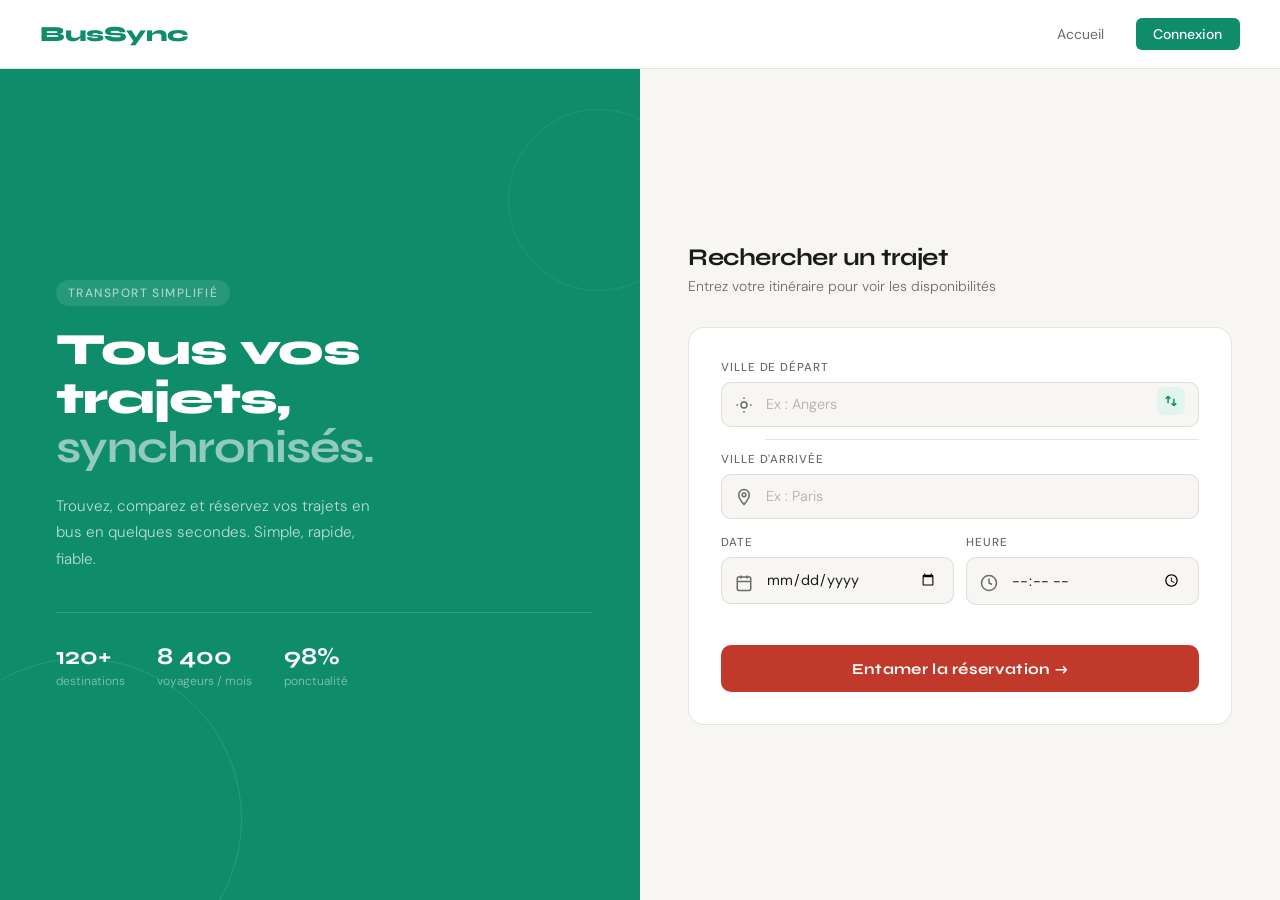
<file: frontend/index.html>
<!DOCTYPE html>
<html lang="fr">
<head>
<meta charset="UTF-8" />
<meta name="viewport" content="width=device-width, initial-scale=1.0" />
<title>BusSync</title>
<link href="https://fonts.googleapis.com/css2?family=Syne:wght@400;600;700;800&family=DM+Sans:ital,wght@0,300;0,400;0,500;1,300&display=swap" rel="stylesheet" />
<style>
:root {
  --teal: #0F8C6A;
  --teal-light: #E1F5EE;
  --teal-dark: #085041;
  --red: #C0392B;
  --red-hover: #A93226;
  --bg: #F7F6F2;
  --white: #FFFFFF;
  --text: #1A1A1A;
  --muted: #6B6B6B;
  --border: rgba(0,0,0,0.10);
}

* { margin: 0; padding: 0; box-sizing: border-box; }

body {
  font-family: 'DM Sans', sans-serif;
  background: var(--bg);
  color: var(--text);
  min-height: 100vh;
}

/* PAGES */
.page { display: none; min-height: 100vh; flex-direction: column; }
.page.active { display: flex; flex-direction: column; }

/* NAV */
nav {
  display: flex;
  align-items: center;
  justify-content: space-between;
  padding: 1.1rem 2.5rem;
  background: var(--white);
  border-bottom: 1px solid var(--border);
  position: sticky;
  top: 0;
  z-index: 10;
  flex-shrink: 0;
}

nav.dark {
  background: var(--teal);
  border-bottom: 1px solid rgba(255,255,255,0.12);
}

.logo {
  font-family: 'Syne', sans-serif;
  font-weight: 800;
  font-size: 1.35rem;
  color: var(--teal);
  letter-spacing: -0.5px;
  cursor: pointer;
  background: none;
  border: none;
}

nav.dark .logo { color: white; }

.nav-links {
  display: flex;
  gap: 2rem;
  list-style: none;
  align-items: center;
}

.nav-links a, .nav-links button {
  text-decoration: none;
  font-size: 0.875rem;
  font-weight: 400;
  color: var(--muted);
  transition: color 0.2s;
  background: none;
  border: none;
  cursor: pointer;
  font-family: 'DM Sans', sans-serif;
}

.nav-links a:hover, .nav-links button:hover { color: var(--teal); }

nav.dark .nav-links a,
nav.dark .nav-links button { color: rgba(255,255,255,0.65); }
nav.dark .nav-links a:hover,
nav.dark .nav-links button:hover { color: white; }

.btn-nav {
  background: var(--teal) !important;
  color: var(--white) !important;
  padding: 0.45rem 1.1rem;
  border-radius: 6px;
  font-weight: 500 !important;
  font-size: 0.875rem;
  transition: background 0.2s;
}

.btn-nav:hover { background: var(--teal-dark) !important; }

nav.dark .btn-nav {
  background: rgba(255,255,255,0.15) !important;
  color: white !important;
  border: 1px solid rgba(255,255,255,0.25) !important;
}

nav.dark .btn-nav:hover { background: rgba(255,255,255,0.25) !important; }

.btn-logout {
  background: transparent !important;
  color: var(--red) !important;
  border: 1.5px solid var(--red) !important;
  padding: 0.4rem 1rem;
  border-radius: 6px;
}

.btn-logout:hover { background: var(--red) !important; color: white !important; }

.user-badge { display: flex; align-items: center; gap: 0.5rem; }

.user-avatar {
  width: 32px; height: 32px;
  border-radius: 50%;
  background: var(--teal);
  color: white;
  display: flex; align-items: center; justify-content: center;
  font-family: 'Syne', sans-serif;
  font-weight: 700; font-size: 0.75rem;
}

.user-name { font-size: 0.85rem; font-weight: 500; color: var(--text); }

/* STEPPER */
.stepper {
  background: var(--teal);
  padding: 1.3rem 2.5rem;
  display: flex;
  align-items: center;
  overflow-x: auto;
  flex-shrink: 0;
}

.step-pill {
  display: flex; align-items: center; gap: 0.5rem;
  background: rgba(255,255,255,0.15);
  border: 1.5px solid rgba(255,255,255,0.3);
  border-radius: 99px;
  padding: 0.4rem 1rem;
  flex-shrink: 0;
}

.step-pill.done { background: rgba(255,255,255,0.25); border-color: rgba(255,255,255,0.45); }
.step-pill.active { background: white; border-color: white; }

.step-num {
  width: 20px; height: 20px; border-radius: 50%;
  font-size: 0.7rem; font-weight: 600;
  display: flex; align-items: center; justify-content: center;
  background: rgba(255,255,255,0.2);
  color: white; flex-shrink: 0;
}

.step-pill.done .step-num { background: rgba(255,255,255,0.9); color: var(--teal-dark); }
.step-pill.active .step-num { background: var(--teal); color: white; }

.step-label { font-size: 0.8rem; font-weight: 500; color: rgba(255,255,255,0.65); }
.step-pill.done .step-label { color: rgba(255,255,255,0.9); }
.step-pill.active .step-label { color: var(--teal-dark); font-weight: 600; }

.step-val { font-size: 0.73rem; color: rgba(255,255,255,0.75); margin-left: 0.1rem; }

.arrow {
  flex: 1; height: 1px; background: rgba(255,255,255,0.22);
  margin: 0 1rem; position: relative; min-width: 40px;
}

.arrow::after {
  content: '';
  position: absolute; right: -1px; top: -3px;
  border: 4px solid transparent;
  border-left: 6px solid rgba(255,255,255,0.35);
}

.btn-back {
  display: flex; align-items: center; justify-content: center;
  width: 36px; height: 36px;
  border-radius: 50%;
  border: 1.5px solid rgba(255,255,255,0.3);
  background: rgba(255,255,255,0.1);
  color: white; cursor: pointer;
  transition: background 0.2s;
  flex-shrink: 0; margin-right: 1rem;
}

.btn-back:hover { background: rgba(255,255,255,0.2); }

/* ========== PAGE HOME ========== */
.hero {
  display: grid;
  grid-template-columns: 1fr 1fr;
  flex: 1;
}

.hero-left {
  background: var(--teal);
  padding: 4rem 3rem 4rem 3.5rem;
  display: flex; flex-direction: column; justify-content: center;
  position: relative; overflow: hidden;
}

.hero-left::before {
  content: '';
  position: absolute;
  width: 320px; height: 320px; border-radius: 50%;
  border: 1.5px solid rgba(255,255,255,0.12);
  bottom: -80px; left: -80px;
}

.hero-left::after {
  content: '';
  position: absolute;
  width: 180px; height: 180px; border-radius: 50%;
  border: 1.5px solid rgba(255,255,255,0.08);
  top: 40px; right: -50px;
}

.tagline {
  display: inline-block;
  font-size: 0.75rem; font-weight: 500;
  letter-spacing: 0.12em; text-transform: uppercase;
  color: rgba(255,255,255,0.6);
  margin-bottom: 1.2rem;
  background: rgba(255,255,255,0.1);
  padding: 0.3rem 0.75rem; border-radius: 99px;
  width: fit-content;
}

.hero-title {
  font-family: 'Syne', sans-serif;
  font-size: clamp(2.2rem, 3.5vw, 3.2rem);
  font-weight: 800; color: white;
  line-height: 1.1; letter-spacing: -1px; margin-bottom: 1.25rem;
}

.hero-title span { display: block; color: rgba(255,255,255,0.55); font-weight: 700; }

.hero-desc {
  font-size: 0.95rem; color: rgba(255,255,255,0.7);
  line-height: 1.75; max-width: 340px; font-weight: 300;
}

.stats-row {
  display: flex; gap: 2rem;
  margin-top: 2.5rem; padding-top: 2rem;
  border-top: 1px solid rgba(255,255,255,0.15);
}

.stat-number { font-family: 'Syne', sans-serif; font-size: 1.5rem; font-weight: 700; color: white; line-height: 1; }
.stat-label { font-size: 0.75rem; color: rgba(255,255,255,0.5); margin-top: 0.2rem; font-weight: 300; }

.hero-right {
  padding: 3.5rem 3rem;
  display: flex; flex-direction: column; justify-content: center;
  background: var(--bg);
}

.form-header { margin-bottom: 2rem; }

.form-header h2 {
  font-family: 'Syne', sans-serif;
  font-size: 1.5rem; font-weight: 700;
  letter-spacing: -0.5px; margin-bottom: 0.3rem;
}

.form-header p { font-size: 0.875rem; color: var(--muted); font-weight: 300; }

.search-card {
  background: white; border-radius: 16px;
  padding: 2rem; border: 1px solid var(--border);
}

.input-group { position: relative; margin-bottom: 1rem; }

.input-group label {
  display: block;
  font-size: 0.72rem; font-weight: 500;
  text-transform: uppercase; letter-spacing: 0.08em;
  color: var(--muted); margin-bottom: 0.4rem;
}

.input-group input {
  width: 100%;
  padding: 0.8rem 1rem 0.8rem 2.75rem;
  border: 1px solid var(--border);
  border-radius: 10px;
  font-family: 'DM Sans', sans-serif;
  font-size: 0.9rem; color: var(--text);
  background: var(--bg); outline: none;
  transition: border-color 0.2s, background 0.2s;
}

.input-group input:focus { border-color: var(--teal); background: white; }
.input-group input.error { border-color: var(--red); background: #FFF5F5; }
.input-group input::placeholder { color: #B0B0A8; font-weight: 300; }

.input-icon {
  position: absolute; left: 0.85rem; bottom: 0.82rem;
  width: 18px; height: 18px; color: var(--muted);
}

.row-2 { display: grid; grid-template-columns: 1fr 1fr; gap: 0.75rem; margin-bottom: 1rem; }

.swap-btn {
  position: absolute; right: 0.85rem; bottom: 0.75rem;
  background: var(--teal-light); border: none; border-radius: 6px;
  width: 28px; height: 28px;
  display: flex; align-items: center; justify-content: center;
  cursor: pointer; transition: background 0.2s;
}

.swap-btn:hover { background: #9FE1CB; }

.form-error {
  color: var(--red); font-size: 0.8rem; text-align: center;
  margin-bottom: 0.5rem; display: none;
  padding: 0.5rem; background: #FFF5F5;
  border-radius: 8px; border: 1px solid rgba(192,57,43,0.2);
}

/* ========== PAGE CONNEXION ========== */
.login-wrapper {
  flex: 1; display: flex; align-items: center;
  justify-content: center; padding: 2rem;
  position: relative; background: var(--teal);
}

.login-wrapper::before {
  content: ''; position: absolute;
  width: 400px; height: 400px; border-radius: 50%;
  border: 1.5px solid rgba(255,255,255,0.08);
  top: 10%; left: -100px;
}

.login-wrapper::after {
  content: ''; position: absolute;
  width: 250px; height: 250px; border-radius: 50%;
  border: 1.5px solid rgba(255,255,255,0.06);
  bottom: 5%; right: -50px;
}

.login-card {
  background: white; border-radius: 20px;
  padding: 2.5rem 2.5rem 2rem;
  width: 100%; max-width: 420px;
  position: relative; z-index: 2;
  box-shadow: 0 20px 60px rgba(0,0,0,0.15);
}

.login-header { text-align: center; margin-bottom: 2rem; }

.login-header h1 {
  font-family: 'Syne', sans-serif;
  font-size: 1.6rem; font-weight: 800;
  letter-spacing: -0.5px; margin-bottom: 0.3rem;
}

.login-header p { font-size: 0.85rem; color: var(--muted); font-weight: 300; }

.booking-notice {
  background: var(--teal-light);
  border: 1px solid rgba(15,140,106,0.25);
  border-radius: 10px;
  padding: 0.75rem 1rem;
  margin-bottom: 1.5rem;
  display: flex; align-items: center; gap: 0.6rem;
}

.booking-notice p { font-size: 0.8rem; color: var(--teal-dark); line-height: 1.5; }

.login-input-group { position: relative; margin-bottom: 1.1rem; }

.login-input-group label {
  display: block;
  font-size: 0.72rem; font-weight: 500;
  text-transform: uppercase; letter-spacing: 0.08em;
  color: var(--muted); margin-bottom: 0.4rem;
}

.login-input-group input {
  width: 100%;
  padding: 0.85rem 1rem 0.85rem 2.75rem;
  border: 1px solid var(--border);
  border-radius: 10px;
  font-family: 'DM Sans', sans-serif;
  font-size: 0.9rem; color: var(--text);
  background: var(--bg); outline: none;
  transition: border-color 0.2s;
}

.login-input-group input:focus { border-color: var(--teal); background: white; }
.login-input-group input::placeholder { color: #B0B0A8; font-weight: 300; }

.login-input-group .input-icon {
  position: absolute; left: 0.85rem; bottom: 0.9rem;
  width: 18px; height: 18px; color: var(--muted);
}

.password-toggle {
  position: absolute; right: 0.85rem; bottom: 0.75rem;
  background: none; border: none; cursor: pointer;
  color: var(--muted); padding: 4px; transition: color 0.2s;
}

.password-toggle:hover { color: var(--teal); }

.forgot-link {
  display: block; text-align: right;
  font-size: 0.78rem; color: var(--teal);
  text-decoration: none; margin-bottom: 1.5rem;
  font-weight: 500; cursor: pointer;
}

.divider {
  display: flex; align-items: center;
  margin: 1.5rem 0; gap: 0.75rem;
}

.divider::before, .divider::after {
  content: ''; flex: 1;
  height: 1px; background: var(--border);
}

.divider span { font-size: 0.75rem; color: var(--muted); }

.signup-prompt { text-align: center; font-size: 0.85rem; color: var(--muted); font-weight: 300; }
.signup-prompt a { color: var(--teal); text-decoration: none; font-weight: 600; cursor: pointer; }

/* ========== PAGE PASSAGERS ========== */
.main {
  max-width: 580px;
  margin: 2.5rem auto;
  padding: 0 1.5rem 4rem;
  width: 100%;
}

.section-head { margin-bottom: 1.75rem; }

.section-head h1 {
  font-family: 'Syne', sans-serif;
  font-size: 1.8rem; font-weight: 800;
  letter-spacing: -0.5px; margin-bottom: 0.25rem;
}

.section-head p { font-size: 0.875rem; color: var(--muted); font-weight: 300; }

.card {
  background: white; border: 1px solid var(--border);
  border-radius: 14px; padding: 1.25rem 1.5rem;
  margin-bottom: 0.85rem;
  display: flex; align-items: center; justify-content: space-between;
  transition: border-color 0.2s, box-shadow 0.2s;
}

.card:hover { border-color: rgba(15,140,106,0.3); box-shadow: 0 2px 12px rgba(15,140,106,0.07); }

.pax-type { font-family: 'Syne', sans-serif; font-size: 1rem; font-weight: 700; }
.pax-desc { font-size: 0.78rem; color: var(--muted); font-weight: 300; margin-top: 0.15rem; }

.counter { display: flex; align-items: center; gap: 1rem; }

.cnt-btn {
  width: 42px; height: 42px; border-radius: 50%;
  border: 2px solid var(--teal); background: white;
  cursor: pointer; display: flex; align-items: center; justify-content: center;
  color: var(--teal); font-size: 1.4rem; font-weight: 700;
  font-family: 'Syne', sans-serif;
  transition: background 0.15s, transform 0.1s;
  user-select: none;
}

.cnt-btn:hover { background: var(--teal); color: white; }
.cnt-btn:active { transform: scale(0.9); }
.cnt-btn:disabled { border-color: #D0CFC8; color: #D0CFC8; cursor: not-allowed; background: white; }
.cnt-btn:disabled:hover { background: white; color: #D0CFC8; }

.cnt-val {
  font-family: 'Syne', sans-serif;
  font-size: 1.5rem; font-weight: 800;
  min-width: 30px; text-align: center;
}

.notice {
  display: flex; gap: 0.6rem;
  margin-top: 0.25rem; padding: 0.85rem 1rem;
  background: var(--teal-light); border-radius: 10px;
  border-left: 3px solid var(--teal);
}

.notice p { font-size: 0.8rem; color: var(--teal-dark); line-height: 1.6; }

.summary {
  background: white; border: 1px solid var(--border);
  border-radius: 14px; padding: 1.2rem 1.5rem;
  display: flex; align-items: center; justify-content: space-between;
  margin-top: 1.5rem;
}

.summary-label { font-size: 0.8rem; color: var(--muted); margin-bottom: 0.15rem; }
.summary-count { font-family: 'Syne', sans-serif; font-size: 1rem; font-weight: 700; }

/* ========== PAGE SIEGES ========== */
.main-wide {
  max-width: 720px;
  margin: 2.5rem auto;
  padding: 0 1.5rem 4rem;
  width: 100%;
}

.seat-layout { display: grid; grid-template-columns: 1fr 1.8fr; gap: 1.5rem; align-items: start; }

.legend-card {
  background: white; border: 1px solid var(--border);
  border-radius: 14px; padding: 1.25rem 1.5rem;
}

.legend-title { font-family: 'Syne', sans-serif; font-size: 0.9rem; font-weight: 700; margin-bottom: 1rem; }

.legend-item { display: flex; align-items: center; gap: 0.65rem; margin-bottom: 0.75rem; }
.legend-item:last-child { margin-bottom: 0; }

.legend-box { width: 28px; height: 28px; border-radius: 6px; flex-shrink: 0; }
.legend-box.available { background: var(--bg); border: 1.5px solid var(--border); }
.legend-box.taken { background: var(--red); border: 1.5px solid var(--red); }
.legend-box.selected { background: var(--teal); border: 1.5px solid var(--teal); }
.legend-box.driver { background: var(--text); border: 1.5px solid var(--text); }
.legend-text { font-size: 0.8rem; color: var(--muted); }

.bus-card { background: white; border: 1px solid var(--border); border-radius: 14px; padding: 1.5rem; }

.bus-front {
  text-align: center; font-size: 0.7rem; font-weight: 500;
  text-transform: uppercase; letter-spacing: 0.1em; color: var(--muted);
  margin-bottom: 1rem; padding-bottom: 0.75rem;
  border-bottom: 1px solid var(--border);
}

.seat-grid { display: flex; flex-direction: column; gap: 0.5rem; }
.seat-row { display: flex; align-items: center; justify-content: center; gap: 0.5rem; }
.seat-row .aisle { width: 30px; }

.seat {
  width: 42px; height: 42px; border-radius: 8px;
  border: 1.5px solid var(--border); background: var(--bg);
  cursor: pointer; transition: all 0.15s;
  display: flex; align-items: center; justify-content: center;
  font-size: 0.65rem; font-weight: 500; color: var(--muted);
}

.seat:hover:not(.taken):not(.driver) { border-color: var(--teal); background: var(--teal-light); }
.seat.taken { background: var(--red); border-color: var(--red); cursor: not-allowed; color: rgba(255,255,255,0.6); }
.seat.selected { background: var(--teal); border-color: var(--teal); color: white; font-weight: 700; transform: scale(1.05); box-shadow: 0 2px 8px rgba(15,140,106,0.3); }
.seat.driver { background: var(--text); border-color: var(--text); cursor: default; color: rgba(255,255,255,0.5); font-size: 0.6rem; }

.bottom-bar {
  background: white; border: 1px solid var(--border);
  border-radius: 14px; padding: 1.2rem 1.5rem;
  display: flex; align-items: center; justify-content: space-between;
  margin-top: 1.5rem;
}

.selection-info { font-size: 0.8rem; color: var(--muted); }
.selection-info strong { font-family: 'Syne', sans-serif; font-size: 1rem; font-weight: 700; color: var(--text); display: block; margin-top: 0.15rem; }

/* BOUTONS COMMUNS */
.btn-primary {
  padding: 0.9rem;
  background: var(--red); color: white;
  border: none; border-radius: 10px;
  font-family: 'Syne', sans-serif;
  font-size: 0.95rem; font-weight: 700;
  cursor: pointer; letter-spacing: 0.02em;
  transition: background 0.2s, transform 0.1s;
}

.btn-primary:hover { background: var(--red-hover); }
.btn-primary:active { transform: scale(0.99); }
.btn-primary.full { width: 100%; margin-top: 0.5rem; }

.btn-continue {
  padding: 0.8rem 1.75rem;
  background: var(--red); color: white;
  border: none; border-radius: 8px;
  font-family: 'Syne', sans-serif;
  font-size: 0.9rem; font-weight: 700;
  cursor: pointer;
  transition: background 0.2s, transform 0.1s;
}

.btn-continue:hover { background: var(--red-hover); }
.btn-continue:active { transform: scale(0.98); }
.btn-continue:disabled { background: #D0CFC8; cursor: not-allowed; }

/* CONFIRMATION */
.confirm-wrapper {
  flex: 1; display: flex; align-items: center; justify-content: center; padding: 2rem;
}

.confirm-card {
  background: white; border-radius: 20px;
  padding: 3rem; text-align: center;
  max-width: 440px; width: 100%;
  box-shadow: 0 4px 30px rgba(0,0,0,0.08);
  border: 1px solid var(--border);
}

.confirm-icon {
  width: 72px; height: 72px; border-radius: 50%;
  background: var(--teal-light); margin: 0 auto 1.5rem;
  display: flex; align-items: center; justify-content: center;
}

.confirm-card h2 {
  font-family: 'Syne', sans-serif;
  font-size: 1.6rem; font-weight: 800;
  margin-bottom: 0.5rem; letter-spacing: -0.5px;
}

.confirm-card p { color: var(--muted); font-size: 0.9rem; line-height: 1.6; margin-bottom: 1.5rem; }

.confirm-detail {
  background: var(--bg); border-radius: 12px;
  padding: 1rem 1.25rem; margin-bottom: 1.5rem;
  text-align: left;
}

.confirm-detail-row {
  display: flex; justify-content: space-between;
  font-size: 0.85rem; padding: 0.3rem 0;
}

.confirm-detail-row span:first-child { color: var(--muted); }
.confirm-detail-row span:last-child { font-weight: 500; }
</style>
</head>
<body>

<!-- ========== PAGE: HOME ========== -->
<div class="page active" id="page-home">
  <nav id="nav-home">
    <span class="logo" onclick='goTo("home")'>BusSync</span>
    <ul class="nav-links" id="nav-home-links">
      <li><button onclick='goTo("home")'>Accueil</button></li>
      <li><button onclick='goTo("connexion")' class="btn-nav">Connexion</button></li>
    </ul>
  </nav>

  <div class="hero">
    <div class="hero-left">
      <span class="tagline">Transport simplifié</span>
      <h1 class="hero-title">Tous vos trajets,<span>synchronisés.</span></h1>
      <p class="hero-desc">Trouvez, comparez et réservez vos trajets en bus en quelques secondes. Simple, rapide, fiable.</p>
      <div class="stats-row">
        <div class="stat-item"><div class="stat-number">120+</div><div class="stat-label">destinations</div></div>
        <div class="stat-item"><div class="stat-number">8 400</div><div class="stat-label">voyageurs / mois</div></div>
        <div class="stat-item"><div class="stat-number">98%</div><div class="stat-label">ponctualité</div></div>
      </div>
    </div>

    <div class="hero-right">
      <div class="form-header">
        <h2>Rechercher un trajet</h2>
        <p>Entrez votre itinéraire pour voir les disponibilités</p>
      </div>

      <div class="search-card">
        <div class="input-group" style="position:relative;">
          <label>Ville de départ</label>
          <svg class="input-icon" viewBox="0 0 24 24" fill="none" stroke="currentColor" stroke-width="2"><circle cx="12" cy="12" r="4"/><path d="M12 2v2M12 20v2M2 12h2M20 12h2"/></svg>
          <input type="text" id="inp-depart" placeholder="Ex : Angers" autocomplete="off" />
          <button class="swap-btn" onclick="swapCities()" title="Inverser">
            <svg width="14" height="14" viewBox="0 0 24 24" fill="none" stroke="#0F8C6A" stroke-width="2.5"><path d="M7 16V4m0 0L3 8m4-4l4 4M17 8v12m0 0l4-4m-4 4l-4-4"/></svg>
          </button>
        </div>

        <div style="margin:-0.25rem 0 0.75rem 2.75rem; height:1px; background:var(--border);"></div>

        <div class="input-group">
          <label>Ville d'arrivée</label>
          <svg class="input-icon" viewBox="0 0 24 24" fill="none" stroke="currentColor" stroke-width="2"><path d="M12 2C8.13 2 5 5.13 5 9c0 5.25 7 13 7 13s7-7.75 7-13c0-3.87-3.13-7-7-7z"/><circle cx="12" cy="9" r="2.5"/></svg>
          <input type="text" id="inp-arrivee" placeholder="Ex : Paris" autocomplete="off" />
        </div>

        <div class="row-2">
          <div class="input-group">
            <label>Date</label>
            <svg class="input-icon" viewBox="0 0 24 24" fill="none" stroke="currentColor" stroke-width="2"><rect x="3" y="4" width="18" height="18" rx="2"/><path d="M16 2v4M8 2v4M3 10h18"/></svg>
            <input type="date" id="inp-date" />
          </div>
          <div class="input-group">
            <label>Heure</label>
            <svg class="input-icon" viewBox="0 0 24 24" fill="none" stroke="currentColor" stroke-width="2"><circle cx="12" cy="12" r="10"/><path d="M12 6v6l4 2"/></svg>
            <input type="time" id="inp-heure" />
          </div>
        </div>

        <p id="home-error" class="form-error"></p>
        <button class="btn-primary full" onclick="handleReservation()">Entamer la réservation →</button>
      </div>
    </div>
  </div>
</div>

<!-- ========== PAGE: CONNEXION ========== -->
<div class="page" id="page-connexion">
  <nav class="dark">
    <span class="logo" onclick='goTo("home")'>BusSync</span>
    <ul class="nav-links">
      <li><button onclick='goTo("home")'>Accueil</button></li>
      <li><button class="btn-nav" onclick='goTo("connexion")'>Connexion</button></li>
    </ul>
  </nav>

  <div class="login-wrapper">
    <div class="login-card">
      <div class="login-header">
        <h1>Connexion</h1>
        <p>Accédez à votre compte BusSync</p>
      </div>

      <div class="booking-notice" id="login-notice" style="display:none;">
        <svg width="16" height="16" viewBox="0 0 24 24" fill="none" stroke="#0F8C6A" stroke-width="2" style="flex-shrink:0;"><circle cx="12" cy="12" r="10"/><path d="M12 8v4M12 16h.01"/></svg>
        <p id="login-notice-text"></p>
      </div>

      <div class="login-input-group">
        <label>Adresse e-mail</label>
        <svg class="input-icon" viewBox="0 0 24 24" fill="none" stroke="currentColor" stroke-width="2"><rect x="2" y="4" width="20" height="16" rx="2"/><path d="M22 4l-10 8L2 4"/></svg>
        <input type="email" id="login-email" placeholder="votre@email.com" />
      </div>

      <div class="login-input-group" style="position:relative;">
        <label>Mot de passe</label>
        <svg class="input-icon" viewBox="0 0 24 24" fill="none" stroke="currentColor" stroke-width="2"><rect x="3" y="11" width="18" height="11" rx="2"/><path d="M7 11V7a5 5 0 0110 0v4"/></svg>
        <input type="password" id="login-password" placeholder="Votre mot de passe" />
        <button class="password-toggle" onclick="togglePwd()">
          <svg width="18" height="18" viewBox="0 0 24 24" fill="none" stroke="currentColor" stroke-width="2" id="eye-icon"><path d="M1 12s4-8 11-8 11 8 11 8-4 8-11 8-11-8-11-8z"/><circle cx="12" cy="12" r="3"/></svg>
        </button>
      </div>

      <span class="forgot-link">Mot de passe oublié ?</span>

      <p id="login-error" style="color:var(--red);font-size:0.8rem;text-align:center;margin-bottom:0.75rem;display:none;padding:0.5rem;background:#FFF5F5;border-radius:8px;border:1px solid rgba(192,57,43,0.2);"></p>

      <button class="btn-primary full" onclick="handleLogin()">Valider</button>

      <div class="divider"><span>ou</span></div>

      <p class="signup-prompt">Pas de compte ? <a onclick='goTo("home")'>Retour à l'accueil</a></p>
    </div>
  </div>
</div>

<!-- ========== PAGE: PASSAGERS ========== -->
<div class="page" id="page-passagers">
  <nav>
    <span class="logo" onclick='goTo("home")'>BusSync</span>
    <ul class="nav-links" id="nav-passagers-links"></ul>
  </nav>

  <div class="stepper" id="stepper-passagers"></div>

  <div class="main">
    <div class="section-head">
      <h1>Qui voyage ?</h1>
      <p id="passagers-subtitle">Indiquez le nombre de passagers pour ce trajet</p>
    </div>

    <div class="card">
      <div><p class="pax-type">Adultes</p><p class="pax-desc">12 ans et plus</p></div>
      <div class="counter">
        <button class="cnt-btn" id="adult-minus" onclick='change("adult",-1)' disabled>−</button>
        <span class="cnt-val" id="adult-val">1</span>
        <button class="cnt-btn" onclick='change("adult",1)'>+</button>
      </div>
    </div>

    <div class="card">
      <div><p class="pax-type">Enfants</p><p class="pax-desc">4 à 11 ans — tarif réduit</p></div>
      <div class="counter">
        <button class="cnt-btn" id="child-minus" onclick='change("child",-1)' disabled>−</button>
        <span class="cnt-val" id="child-val">0</span>
        <button class="cnt-btn" onclick='change("child",1)'>+</button>
      </div>
    </div>

    <div class="card">
      <div><p class="pax-type">Bébés</p><p class="pax-desc">Moins de 4 ans — gratuit</p></div>
      <div class="counter">
        <button class="cnt-btn" id="baby-minus" onclick='change("baby",-1)' disabled>−</button>
        <span class="cnt-val" id="baby-val">0</span>
        <button class="cnt-btn" onclick='change("baby",1)'>+</button>
      </div>
    </div>

    <div class="notice">
      <p>Les bébés voyagent gratuitement sur les genoux d'un adulte. Un siège supplémentaire peut être réservé au tarif enfant.</p>
    </div>

    <div class="summary">
      <div>
        <p class="summary-label">Total passagers</p>
        <p class="summary-count" id="total-label">1 passager</p>
      </div>
      <button class="btn-continue" onclick="handleContinuePax()">Continuer →</button>
    </div>
  </div>
</div>

<!-- ========== PAGE: SIEGES ========== -->
<div class="page" id="page-sieges">
  <nav>
    <span class="logo" onclick='goTo("home")'>BusSync</span>
    <ul class="nav-links" id="nav-sieges-links"></ul>
  </nav>

  <div class="stepper" id="stepper-sieges"></div>

  <div class="main-wide">
    <div class="section-head">
      <h1>Choix des sièges</h1>
      <p id="sieges-subtitle">Sélectionnez vos places</p>
    </div>

    <div class="seat-layout">
      <div class="legend-card">
        <p class="legend-title">Légende</p>
        <div class="legend-item"><div class="legend-box available"></div><span class="legend-text">Disponible</span></div>
        <div class="legend-item"><div class="legend-box taken"></div><span class="legend-text">Réservé</span></div>
        <div class="legend-item"><div class="legend-box selected"></div><span class="legend-text">Votre sélection</span></div>
        <div class="legend-item"><div class="legend-box driver"></div><span class="legend-text">Conducteur</span></div>
        <div style="margin-top:1.25rem;padding-top:1rem;border-top:1px solid var(--border);">
          <p style="font-size:0.78rem;color:var(--muted);line-height:1.6;font-weight:300;">Modifiez votre choix à tout moment avant la confirmation.</p>
        </div>
      </div>

      <div class="bus-card">
        <div class="bus-front">↑ Avant du bus</div>
        <div class="seat-grid" id="seat-grid"></div>
      </div>
    </div>

    <div class="bottom-bar">
      <div class="selection-info">
        <span>Places sélectionnées</span>
        <strong id="selected-label">Aucune place sélectionnée</strong>
      </div>
      <button class="btn-continue" id="btn-validate" disabled onclick="handleValidate()">Valider →</button>
    </div>
  </div>
</div>

<!-- ========== PAGE: CONFIRMATION ========== -->
<div class="page" id="page-confirmation">
  <nav>
    <span class="logo" onclick='goTo("home")'>BusSync</span>
    <ul class="nav-links" id="nav-confirm-links"></ul>
  </nav>

  <div class="confirm-wrapper">
    <div class="confirm-card">
      <div class="confirm-icon">
        <svg width="32" height="32" viewBox="0 0 24 24" fill="none" stroke="#0F8C6A" stroke-width="2.5"><path d="M20 6L9 17l-5-5"/></svg>
      </div>
      <h2>Réservation confirmée !</h2>
      <p>Votre trajet a bien été réservé. Un email de confirmation a été envoyé.</p>
      <div class="confirm-detail" id="confirm-detail"></div>
      <button class="btn-primary full" onclick='goTo("home")'>Retour à l'accueil</button>
    </div>
  </div>
</div>

<script>
const API = 'http://localhost:8080';

const App = { session: null, booking: null };

// ===== API HELPERS =====
async function apiPost(endpoint, body, token) {
  const headers = { 'Content-Type': 'application/json' };
  if (token) headers['Authorization'] = 'Bearer ' + token;
  const res = await fetch(API + endpoint, { method: 'POST', headers, body: JSON.stringify(body) });
  return res.json();
}
async function apiGet(endpoint, token) {
  const headers = {};
  if (token) headers['Authorization'] = 'Bearer ' + token;
  const res = await fetch(API + endpoint, { headers });
  return res.json();
}

// ===== ROUTER =====
function goTo(page) {
  document.querySelectorAll('.page').forEach(function(p) { p.classList.remove('active'); });
  document.getElementById('page-' + page).classList.add('active');
  window.scrollTo(0, 0);
  var inits = { home: initHome, connexion: initConnexion, passagers: initPassagers, sieges: initSieges, confirmation: initConfirmation };
  if (inits[page]) inits[page]();
}

// Gestion des boutons data-goto (évite les problèmes de quotes dans innerHTML)
document.addEventListener('click', function(e) {
  var btn = e.target.closest('[data-goto]');
  if (btn) goTo(btn.dataset.goto);
});

// ===== SESSION =====
function isLoggedIn() { return App.session !== null; }

function logout() { App.session = null; App.booking = null; goTo('home'); }

function updateNav(navLinksId, dark) {
  var nav = document.getElementById(navLinksId);
  if (!nav) return;
  var nameColor = dark ? 'white' : 'var(--text)';
  if (isLoggedIn()) {
    nav.innerHTML =
      '<li><button data-goto="home">Accueil</button></li>' +
      '<li><div class="user-badge">' +
        '<div class="user-avatar">' + App.session.initials + '</div>' +
        '<span class="user-name" style="color:' + nameColor + '">' + App.session.name + '</span>' +
      '</div></li>' +
      '<li><button class="btn-logout" id="btn-logout-nav">Déconnexion</button></li>';
    var logoutBtn = document.getElementById('btn-logout-nav');
    if (logoutBtn) logoutBtn.addEventListener('click', logout);
  } else {
    nav.innerHTML =
      '<li><button data-goto="home">Accueil</button></li>' +
      '<li><button class="btn-nav" data-goto="connexion">Connexion</button></li>';
  }
}

// ===== FORMAT =====
function formatDate(dateStr) {
  if (!dateStr) return '';
  var d = new Date(dateStr + 'T00:00:00');
  return d.toLocaleDateString('fr-FR', { day: 'numeric', month: 'short' });
}

function gridIdToSeatNo(gridId) {
  var parts = gridId.split('-').map(Number);
  return parts[0] * 4 + parts[1] + 1;
}
function gridIdToLabel(gridId) {
  var parts = gridId.split('-').map(Number);
  return (parts[0] + 1) + 'ABCD'[parts[1]];
}

// ===== STEPPER =====
function buildStepper(containerId, currentStep) {
  var container = document.getElementById(containerId);
  var b = App.booking || {};
  var pax = b.passagers;
  var totalPax = pax ? (pax.adult + pax.child + pax.baby) : null;
  var backSVG = '<svg width="18" height="18" viewBox="0 0 24 24" fill="none" stroke="currentColor" stroke-width="2.5"><path d="M19 12H5M12 19l-7-7 7-7"/></svg>';

  var steps = [
    { label: 'Départ',    val: b.depart || '' },
    { label: 'Arrivée',   val: b.arrivee || '' },
    { label: 'Date',      val: b.date ? formatDate(b.date) + (b.heure ? ' ' + b.heure : '') : '' },
    { label: 'Passagers', val: totalPax ? totalPax + ' pers.' : '' }
  ];
  if (currentStep >= 3) steps.push({ label: 'Sièges', val: '' });

  var html = '';
  if (currentStep === 2) html += '<button class="btn-back" data-goto="home" title="Retour">' + backSVG + '</button>';
  if (currentStep === 3) html += '<button class="btn-back" data-goto="passagers" title="Retour">' + backSVG + '</button>';

  for (var i = 0; i < steps.length; i++) {
    if (i > 0) html += '<div class="arrow"></div>';
    var isDone   = (i + 1) < currentStep;
    var isActive = (i + 1) === currentStep;
    var cls = 'step-pill' + (isDone ? ' done' : '') + (isActive ? ' active' : '');
    html += '<div class="' + cls + '">';
    html += '<div class="step-num">' + (isDone ? '✓' : (i + 1)) + '</div>';
    html += '<span class="step-label">' + steps[i].label + '</span>';
    if (steps[i].val) html += '<span class="step-val">' + steps[i].val + '</span>';
    html += '</div>';
  }
  container.innerHTML = html;
}

// ===== PAGE HOME =====
function initHome() {
  document.getElementById('inp-date').min = new Date().toISOString().split('T')[0];
  updateNav('nav-home-links', false);
}

function swapCities() {
  var d = document.getElementById('inp-depart');
  var a = document.getElementById('inp-arrivee');
  var tmp = d.value; d.value = a.value; a.value = tmp;
  d.classList.remove('error'); a.classList.remove('error');
}

function handleReservation() {
  var depart  = document.getElementById('inp-depart').value.trim();
  var arrivee = document.getElementById('inp-arrivee').value.trim();
  var date    = document.getElementById('inp-date').value;
  var heure   = document.getElementById('inp-heure').value;
  var errEl   = document.getElementById('home-error');

  ['inp-depart','inp-arrivee','inp-date','inp-heure'].forEach(function(id) {
    document.getElementById(id).classList.remove('error');
  });
  errEl.style.display = 'none';

  var hasError = false;
  if (!depart)  { document.getElementById('inp-depart').classList.add('error');  hasError = true; }
  if (!arrivee) { document.getElementById('inp-arrivee').classList.add('error'); hasError = true; }
  if (!date)    { document.getElementById('inp-date').classList.add('error');    hasError = true; }
  if (!heure)   { document.getElementById('inp-heure').classList.add('error');   hasError = true; }

  if (!hasError && depart.toLowerCase() === arrivee.toLowerCase()) {
    errEl.textContent = "La ville de départ et d'arrivée doivent être différentes.";
    errEl.style.display = 'block';
    document.getElementById('inp-depart').classList.add('error');
    document.getElementById('inp-arrivee').classList.add('error');
    return;
  }
  if (hasError) {
    errEl.textContent = 'Veuillez remplir tous les champs avant de continuer.';
    errEl.style.display = 'block';
    return;
  }

  App.booking = { depart: depart, arrivee: arrivee, date: date, heure: heure, tripId: null, passagers: null, seats: [] };
  if (isLoggedIn()) goTo('passagers');
  else              goTo('connexion');
}

// ===== PAGE CONNEXION =====
function initConnexion() {
  var b = App.booking;
  var notice     = document.getElementById('login-notice');
  var noticeText = document.getElementById('login-notice-text');
  if (b) {
    notice.style.display = 'flex';
    noticeText.textContent = 'Connectez-vous pour réserver : ' + b.depart + ' → ' + b.arrivee + ' le ' + formatDate(b.date) + '.';
  } else {
    notice.style.display = 'none';
  }
  document.getElementById('login-error').style.display = 'none';
  document.getElementById('login-email').value    = '';
  document.getElementById('login-password').value = '';
}

async function handleLogin() {
  var email = document.getElementById('login-email').value.trim();
  var pass  = document.getElementById('login-password').value;
  var errEl = document.getElementById('login-error');
  errEl.style.display = 'none';

  if (!email || !pass) {
    errEl.textContent = 'Veuillez remplir tous les champs.';
    errEl.style.display = 'block';
    return;
  }

  var btn = document.querySelector('#page-connexion .btn-primary');
  btn.textContent = 'Connexion...';
  btn.disabled = true;

  try {
    var data = await apiPost('/api/login', { email: email, password: pass });
    if (data.status === 'OK' && data.token) {
      var name = email.split('@')[0];
      App.session = { email: email, name: name, initials: name.substring(0,2).toUpperCase(), token: data.token };
      goTo('passagers');
    } else {
      errEl.textContent = data.msg || 'Email ou mot de passe incorrect.';
      errEl.style.display = 'block';
    }
  } catch(e) {
    errEl.textContent = 'Serveur inaccessible — mode démo activé.';
    errEl.style.display = 'block';
    setTimeout(function() {
      var name = email.split('@')[0];
      App.session = { email: email, name: name, initials: name.substring(0,2).toUpperCase(), token: 'demo' };
      goTo('passagers');
    }, 1200);
  }
  btn.textContent = 'Valider';
  btn.disabled = false;
}

function togglePwd() {
  var input = document.getElementById('login-password');
  var icon  = document.getElementById('eye-icon');
  if (input.type === 'password') {
    input.type = 'text';
    icon.innerHTML = '<path d="M17.94 17.94A10.07 10.07 0 0112 20c-7 0-11-8-11-8a18.45 18.45 0 015.06-5.94M9.9 4.24A9.12 9.12 0 0112 4c7 0 11 8 11 8a18.5 18.5 0 01-2.16 3.19m-6.72-1.07a3 3 0 11-4.24-4.24"/><line x1="1" y1="1" x2="23" y2="23"/>';
  } else {
    input.type = 'password';
    icon.innerHTML = '<path d="M1 12s4-8 11-8 11 8 11 8-4 8-11 8-11-8-11-8z"/><circle cx="12" cy="12" r="3"/>';
  }
}

// ===== PAGE PASSAGERS =====
var paxState = { adult: 1, child: 0, baby: 0 };

function initPassagers() {
  if (!isLoggedIn()) { goTo('connexion'); return; }
  if (!App.booking)  { goTo('home');      return; }
  updateNav('nav-passagers-links', false);
  buildStepper('stepper-passagers', 2);
  document.getElementById('passagers-subtitle').textContent =
    'Indiquez le nombre de passagers pour ' + App.booking.depart + ' → ' + App.booking.arrivee;
  paxState.adult = 1; paxState.child = 0; paxState.baby = 0;
  updatePax();
}

function change(type, delta) {
  var next = paxState[type] + delta;
  if (next < 0) return;
  if (type === 'adult' && next < 1) return;
  paxState[type] = next;
  updatePax();
}

function updatePax() {
  ['adult','child','baby'].forEach(function(t) {
    document.getElementById(t + '-val').textContent = paxState[t];
  });
  document.getElementById('adult-minus').disabled = paxState.adult <= 1;
  document.getElementById('child-minus').disabled = paxState.child <= 0;
  document.getElementById('baby-minus').disabled  = paxState.baby  <= 0;
  var total = paxState.adult + paxState.child + paxState.baby;
  document.getElementById('total-label').textContent = total + (total > 1 ? ' passagers' : ' passager');
}

function handleContinuePax() {
  App.booking.passagers = { adult: paxState.adult, child: paxState.child, baby: paxState.baby };
  goTo('sieges');
}

// ===== PAGE SIEGES =====
var ROWS = 10, COLS = 4;
var selectedSeats = new Set();
var maxSelect = 1;

async function initSieges() {
  if (!isLoggedIn()) { goTo('connexion'); return; }
  if (!App.booking)  { goTo('home');      return; }
  updateNav('nav-sieges-links', false);
  buildStepper('stepper-sieges', 3);
  var b = App.booking;
  document.getElementById('sieges-subtitle').textContent =
    'Sélectionnez vos places pour ' + b.depart + ' → ' + b.arrivee;
  var pax = b.passagers || { adult: 1, child: 0, baby: 0 };
  maxSelect = pax.adult + pax.child;
  selectedSeats.clear();

  var bookedSet = new Set();
  try {
    var from = encodeURIComponent(b.depart);
    var to   = encodeURIComponent(b.arrivee);
    var tripsData = await apiGet('/api/trips?from=' + from + '&to=' + to, App.session.token);
    if (tripsData.status === 'OK' && tripsData.trips && tripsData.trips.length > 0) {
      App.booking.tripId = tripsData.trips[0].id;
      var seatsData = await apiGet('/api/trips/' + App.booking.tripId + '/seats', App.session.token);
      if (seatsData.status === 'OK' && seatsData.seats) {
        for (var i = 0; i < seatsData.seats.length; i++) {
          if (seatsData.seats[i] === '1') bookedSet.add(i + 1);
        }
      }
    }
  } catch(e) {
    [3, 7, 12, 19, 23, 31].forEach(function(n) { bookedSet.add(n); });
  }
  buildSeatGrid(bookedSet);
  updateSeatLabel();
}

function buildSeatGrid(bookedSet) {
  var grid   = document.getElementById('seat-grid');
  grid.innerHTML = '';
  var labels = 'ABCD';
  for (var r = 0; r < ROWS; r++) {
    var row = document.createElement('div');
    row.className = 'seat-row';
    for (var c = 0; c < COLS; c++) {
      if (c === 2) {
        var aisle = document.createElement('div');
        aisle.className = 'aisle';
        row.appendChild(aisle);
      }
      var gridId = r + '-' + c;
      var seatNo = gridIdToSeatNo(gridId);
      var seat   = document.createElement('div');
      seat.className = 'seat';
      seat.textContent = (r + 1) + labels[c];
      seat.dataset.seatNo = seatNo;
      if (r === 0 && c === 0) {
        seat.classList.add('driver'); seat.textContent = '🚌';
      } else if (bookedSet.has(seatNo)) {
        seat.classList.add('taken');
      } else {
        (function(gid, el) {
          el.addEventListener('click', function() { toggleSeat(gid, el); });
        })(gridId, seat);
      }
      row.appendChild(seat);
    }
    grid.appendChild(row);
  }
}

function toggleSeat(gridId, el) {
  if (selectedSeats.has(gridId)) {
    selectedSeats.delete(gridId); el.classList.remove('selected');
  } else {
    if (selectedSeats.size >= maxSelect) return;
    selectedSeats.add(gridId); el.classList.add('selected');
  }
  updateSeatLabel();
}

function updateSeatLabel() {
  var label = document.getElementById('selected-label');
  var btn   = document.getElementById('btn-validate');
  if (selectedSeats.size === 0) {
    label.textContent = 'Aucune place sélectionnée';
    btn.disabled = true;
  } else {
    var names = Array.from(selectedSeats).map(gridIdToLabel);
    label.textContent = names.join(', ') + ' — ' + selectedSeats.size + '/' + maxSelect + ' places';
    btn.disabled = selectedSeats.size < maxSelect;
  }
}

async function handleValidate() {
  var btn = document.getElementById('btn-validate');
  btn.disabled = true;
  btn.textContent = 'Réservation...';
  App.booking.seats = Array.from(selectedSeats).map(gridIdToLabel);
  var b = App.booking;
  var allOk = true;

  if (b.tripId) {
    for (var gridId of selectedSeats) {
      var seatNo = gridIdToSeatNo(gridId);
      try {
        var data = await apiPost('/api/book', { trip_id: b.tripId, seat_no: seatNo }, App.session.token);
        if (data.status !== 'OK') {
          allOk = false;
          alert('Siège ' + gridIdToLabel(gridId) + ' : ' + (data.msg || 'erreur'));
          var seatEl = document.querySelector('[data-seat-no="' + seatNo + '"]');
          if (seatEl) { seatEl.classList.remove('selected'); seatEl.classList.add('taken'); }
          selectedSeats.delete(gridId);
        }
      } catch(e) { console.warn('API book indisponible'); }
    }
  }

  if (!allOk) {
    btn.textContent = 'Valider →'; btn.disabled = false; updateSeatLabel(); return;
  }
  goTo('confirmation');
}

// ===== PAGE CONFIRMATION =====
function initConfirmation() {
  updateNav('nav-confirm-links', false);
  var b = App.booking;
  if (!b) { goTo('home'); return; }
  var pax   = b.passagers || { adult: 1, child: 0, baby: 0 };
  var total = pax.adult + pax.child + pax.baby;
  document.getElementById('confirm-detail').innerHTML =
    '<div class="confirm-detail-row"><span>Trajet</span><span>'    + b.depart + ' → ' + b.arrivee + '</span></div>' +
    '<div class="confirm-detail-row"><span>Date</span><span>'      + formatDate(b.date) + ' à ' + b.heure + '</span></div>' +
    '<div class="confirm-detail-row"><span>Passagers</span><span>' + total + ' passager' + (total > 1 ? 's' : '') + '</span></div>' +
    '<div class="confirm-detail-row"><span>Sièges</span><span>'    + (b.seats || []).join(', ') + '</span></div>' +
    '<div class="confirm-detail-row"><span>Compte</span><span>'    + (App.session ? App.session.email : '') + '</span></div>' +
    (b.tripId ? '<div class="confirm-detail-row"><span>Réf. trajet</span><span>#' + b.tripId + '</span></div>' : '');
  App.booking = null;
}

// ===== INIT =====
initHome();
document.getElementById('login-password').addEventListener('keydown', function(e) {
  if (e.key === 'Enter') handleLogin();
});
</script>
</body>
</html>
</file>
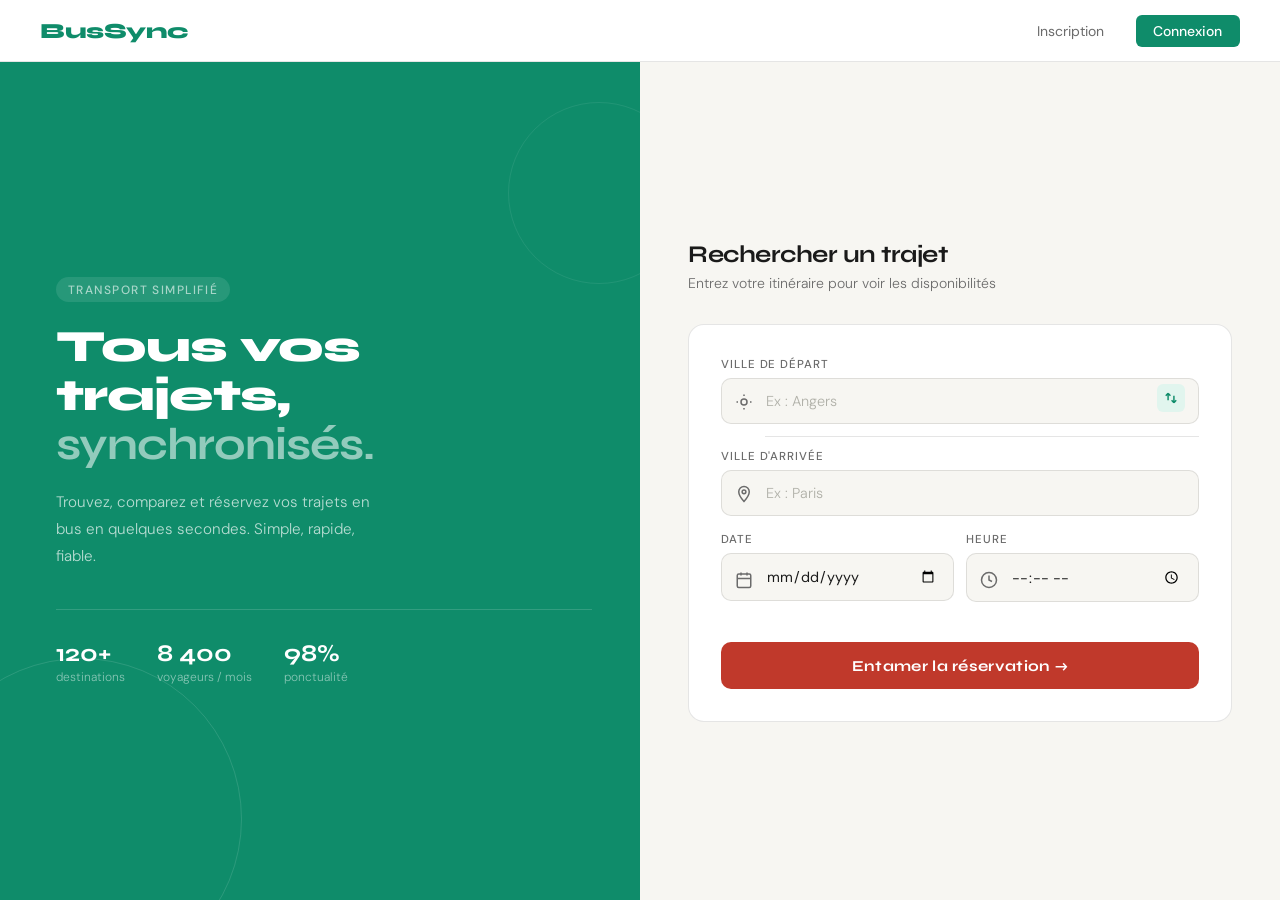
<file: frontend/html/index.html>
<!DOCTYPE html>
<html lang="fr">
<head>
  <meta charset="UTF-8" />
  <meta name="viewport" content="width=device-width, initial-scale=1.0" />
  <title>BusSync — Accueil</title>
  <link rel="stylesheet" href="../css/style.css" />
  <link rel="stylesheet" href="../css/home.css" />
  <link href="https://fonts.googleapis.com/css2?family=Syne:wght@400;600;700;800&family=DM+Sans:wght@300;400;500&display=swap" rel="stylesheet" />
</head>
<body>

  <nav id="nav-home">
    <a class="logo" href="../index.html">BusSync</a>
    <ul class="nav-links" id="nav-home-links">
      <li><a href="inscription.html">Inscription</a></li>
      <li><a href="connexion.html" class="btn-nav">Connexion</a></li>
    </ul>
  </nav>

  <div class="hero">
    <div class="hero-left">
      <span class="tagline">Transport simplifié</span>
      <h1 class="hero-title">Tous vos trajets,<span>synchronisés.</span></h1>
      <p class="hero-desc">Trouvez, comparez et réservez vos trajets en bus en quelques secondes. Simple, rapide, fiable.</p>

      <div class="stats-row">
        <div class="stat-item">
          <div class="stat-number">120+</div>
          <div class="stat-label">destinations</div>
        </div>
        <div class="stat-item">
          <div class="stat-number">8 400</div>
          <div class="stat-label">voyageurs / mois</div>
        </div>
        <div class="stat-item">
          <div class="stat-number">98%</div>
          <div class="stat-label">ponctualité</div>
        </div>
      </div>
    </div>

    <div class="hero-right">
      <div class="form-header">
        <h2>Rechercher un trajet</h2>
        <p>Entrez votre itinéraire pour voir les disponibilités</p>
      </div>

      <div class="search-card">
        <div class="input-group" style="position:relative;">
          <label>Ville de départ</label>
          <svg class="input-icon" viewBox="0 0 24 24" fill="none" stroke="currentColor" stroke-width="2">
            <circle cx="12" cy="12" r="4"/>
            <path d="M12 2v2M12 20v2M2 12h2M20 12h2"/>
          </svg>
          <input type="text" id="inp-depart" placeholder="Ex : Angers" autocomplete="off" />
          <button class="swap-btn" onclick="swapCities()" title="Inverser" type="button">
            <svg width="14" height="14" viewBox="0 0 24 24" fill="none" stroke="#0F8C6A" stroke-width="2.5">
              <path d="M7 16V4m0 0L3 8m4-4l4 4M17 8v12m0 0l4-4m-4 4l-4-4"/>
            </svg>
          </button>
        </div>

        <div style="margin:-0.25rem 0 0.75rem 2.75rem; height:1px; background:var(--border);"></div>

        <div class="input-group">
          <label>Ville d'arrivée</label>
          <svg class="input-icon" viewBox="0 0 24 24" fill="none" stroke="currentColor" stroke-width="2">
            <path d="M12 2C8.13 2 5 5.13 5 9c0 5.25 7 13 7 13s7-7.75 7-13c0-3.87-3.13-7-7-7z"/>
            <circle cx="12" cy="9" r="2.5"/>
          </svg>
          <input type="text" id="inp-arrivee" placeholder="Ex : Paris" autocomplete="off" />
        </div>

        <div class="row-2">
          <div class="input-group">
            <label>Date</label>
            <svg class="input-icon" viewBox="0 0 24 24" fill="none" stroke="currentColor" stroke-width="2">
              <rect x="3" y="4" width="18" height="18" rx="2"/>
              <path d="M16 2v4M8 2v4M3 10h18"/>
            </svg>
            <input type="date" id="inp-date" />
          </div>

          <div class="input-group">
            <label>Heure</label>
            <svg class="input-icon" viewBox="0 0 24 24" fill="none" stroke="currentColor" stroke-width="2">
              <circle cx="12" cy="12" r="10"/>
              <path d="M12 6v6l4 2"/>
            </svg>
            <input type="time" id="inp-heure" />
          </div>
        </div>

        <p id="home-error" class="form-error"></p>
        <button class="btn-primary full" onclick="handleReservation()" type="button">
          Entamer la réservation →
        </button>
      </div>
    </div>
  </div>

  <script src="../js/app.js"></script>
  <script>
    document.getElementById('inp-date').min = new Date().toISOString().split('T')[0];

    function swapCities() {
      var d = document.getElementById('inp-depart');
      var a = document.getElementById('inp-arrivee');
      var tmp = d.value;
      d.value = a.value;
      a.value = tmp;

      d.classList.remove('error');
      a.classList.remove('error');
    }

    function handleReservation() {
      var depart = document.getElementById('inp-depart').value.trim();
      var arrivee = document.getElementById('inp-arrivee').value.trim();
      var date = document.getElementById('inp-date').value;
      var heure = document.getElementById('inp-heure').value;
      var errEl = document.getElementById('home-error');

      ['inp-depart', 'inp-arrivee', 'inp-date', 'inp-heure'].forEach(function(id) {
        document.getElementById(id).classList.remove('error');
      });

      errEl.style.display = 'none';
      errEl.textContent = '';

      var hasError = false;

      if (!depart) {
        document.getElementById('inp-depart').classList.add('error');
        hasError = true;
      }

      if (!arrivee) {
        document.getElementById('inp-arrivee').classList.add('error');
        hasError = true;
      }

      if (!date) {
        document.getElementById('inp-date').classList.add('error');
        hasError = true;
      }

      if (!heure) {
        document.getElementById('inp-heure').classList.add('error');
        hasError = true;
      }

      if (!hasError && depart.toLowerCase() === arrivee.toLowerCase()) {
        errEl.textContent = "La ville de départ et d'arrivée doivent être différentes.";
        errEl.style.display = 'block';
        document.getElementById('inp-depart').classList.add('error');
        document.getElementById('inp-arrivee').classList.add('error');
        return;
      }

      if (hasError) {
        errEl.textContent = 'Veuillez remplir tous les champs avant de continuer.';
        errEl.style.display = 'block';
        return;
      }

      sessionStorage.setItem('booking', JSON.stringify({
        depart: depart,
        arrivee: arrivee,
        date: date,
        heure: heure,
        trip_id: null,
        trip_price: null,
        trip_date: null,
        trip_seat_count: null,
        passagers: null,
        seats: [],
        seat_no: null,
        reservation_id: null
      }));

      if (sessionStorage.getItem('session')) {
        window.location.href = 'passagers.html';
      } else {
        window.location.href = 'connexion.html';
      }
    }
  </script>
</body>
</html>
</file>
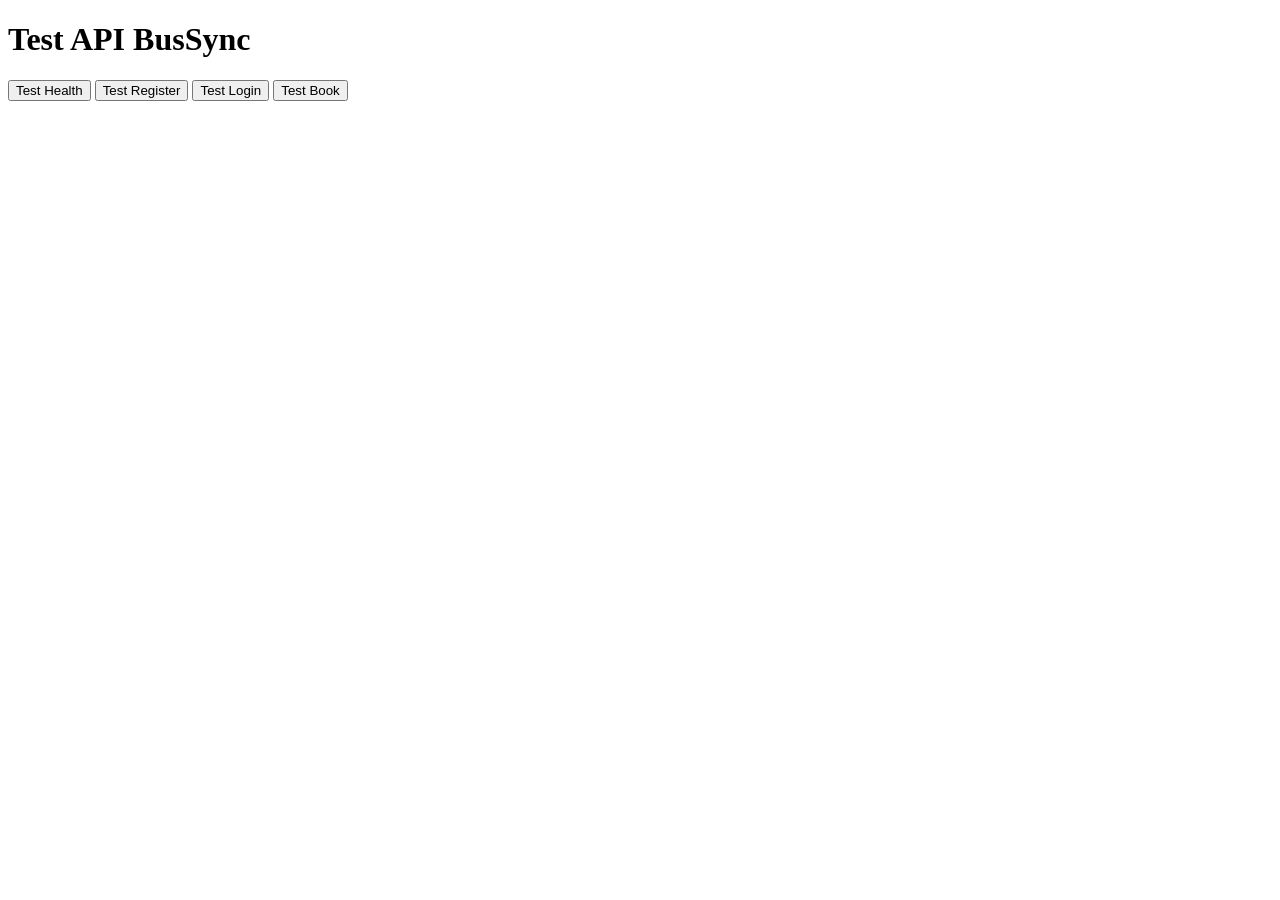
<file: frontend/test-api.html>
<!DOCTYPE html>
<html lang="fr">
<head>
  <meta charset="UTF-8" />
  <title>Test API BusSync</title>
</head>
<body>
  <h1>Test API BusSync</h1>

  <button onclick="testHealth()">Test Health</button>
  <button onclick="testRegister()">Test Register</button>
  <button onclick="testLogin()">Test Login</button>
  <button onclick="testBook()">Test Book</button>

  <pre id="out"></pre>

  <script>
    const API = "http://localhost:8080/api";
    let savedToken = "";

    function show(data) {
      document.getElementById("out").textContent =
        typeof data === "string" ? data : JSON.stringify(data, null, 2);
    }

    async function testHealth() {
      const res = await fetch(`${API}/health`);
      const data = await res.json();
      show(data);
    }

    async function testRegister() {
      const res = await fetch(`${API}/register`, {
        method: "POST",
        headers: {
          "Content-Type": "application/json"
        },
        body: JSON.stringify({
          email: "finaltest1@mail.com",
          password: "1234"
        })
      });

      const data = await res.json();
      show(data);
    }

    async function testLogin() {
      const res = await fetch(`${API}/login`, {
        method: "POST",
        headers: {
          "Content-Type": "application/json"
        },
        body: JSON.stringify({
          email: "finaltest@mail.com",
          password: "1234"
        })
      });

      const data = await res.json();
      if (data.token) {
        savedToken = data.token;
      }
      show(data);
    }

    async function testBook() {
      const res = await fetch(`${API}/book`, {
        method: "POST",
        headers: {
          "Content-Type": "application/json",
          "Authorization": `Bearer ${savedToken}`
        },
        body: JSON.stringify({
          trip_id: 1,
          seat_no: 6
        })
      });

      const data = await res.json();
      show(data);
    }
  </script>
</body>
</html>
</file>
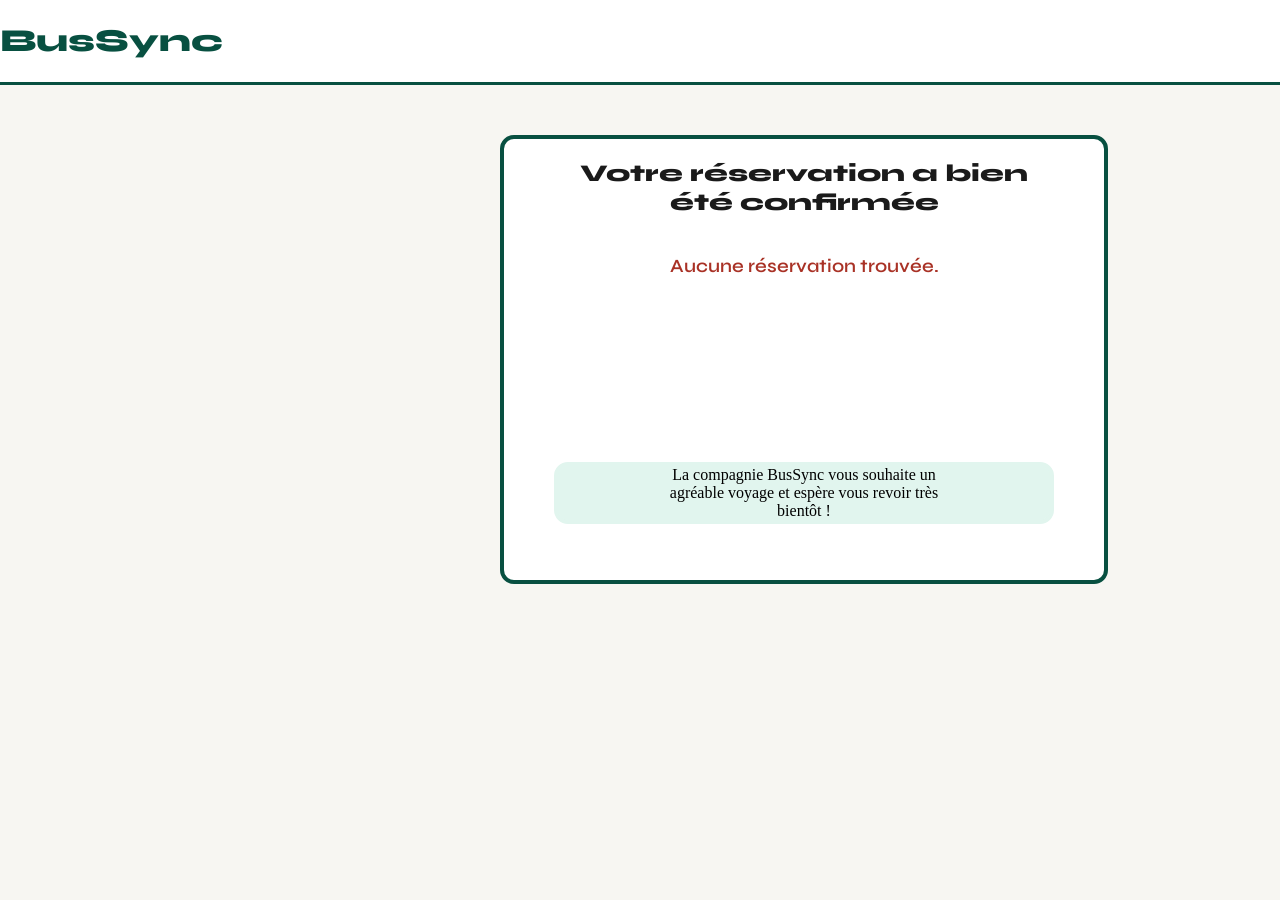
<file: frontend/html/confirmation.html>
<!DOCTYPE html>
<html lang="fr">
<head>
  <meta charset="UTF-8">
  <meta name="viewport" content="width=device-width, initial-scale=1.0">
  <link rel="stylesheet" href="../css/confirmation.css">
  <link href="https://fonts.googleapis.com/css2?family=Syne:wght@400;600;700;800&family=DM+Sans:wght@300;400;500&display=swap" rel="stylesheet" />
  <title>Confirmation</title>
</head>
<body>
  <header>
    <h1>BusSync</h1>

    <nav>
      <div id="liens">
        <div>
          <button
            style="color:#FFFF; font-family:'Syne',sans-serif; font-weight:200; border:1px solid #085041; padding:10px 28px; background-color:#085041; border-radius:8px; cursor:pointer;"
            onclick="goHome()">
            Accueil
          </button>
        </div>
      </div>
    </nav>
  </header>

  <main>
    <strong><h2>Votre réservation a bien été confirmée</h2></strong>

    <h3 id="reservation-id">Numéro de réservation : ...</h3>
    <h3 id="trip-id">Identifiant du trajet : ...</h3>
    <h3 id="seat-info">Place : ...</h3>
    <h3 id="route-info">Trajet : ...</h3>
    <h3 id="price-info">Prix : ...</h3>

    <div>
      <p>
        <span>
          La compagnie BusSync vous souhaite un agréable voyage et espère vous revoir très bientôt !
        </span>
      </p>
    </div>
  </main>

  <script>
    var booking = JSON.parse(sessionStorage.getItem('booking') || 'null');

    if (!booking) {
      document.getElementById('reservation-id').textContent = 'Aucune réservation trouvée.';
      document.getElementById('trip-id').textContent = '';
      document.getElementById('seat-info').textContent = '';
      document.getElementById('route-info').textContent = '';
      document.getElementById('price-info').textContent = '';
    } else {
      document.getElementById('reservation-id').textContent =
        'Numéro de réservation : ' + (booking.reservation_id || 'Non disponible');

      document.getElementById('trip-id').textContent =
        'Identifiant du trajet : ' + (booking.trip_id || 'Non disponible');

      document.getElementById('seat-info').textContent =
        'Place : ' + (booking.seats && booking.seats.length ? booking.seats.join(', ') : (booking.seat_no || 'Non disponible'));

      document.getElementById('route-info').textContent =
        'Trajet : ' + (booking.depart || 'Départ') + ' → ' + (booking.arrivee || 'Arrivée');

      document.getElementById('price-info').textContent =
        'Prix : ' + (booking.trip_price ? booking.trip_price + ' €' : 'Non disponible');
    }

    function goHome() {
      sessionStorage.removeItem('booking');
      window.location.href = '../index.html';
    }
  </script>
</body>
</html>
</file>
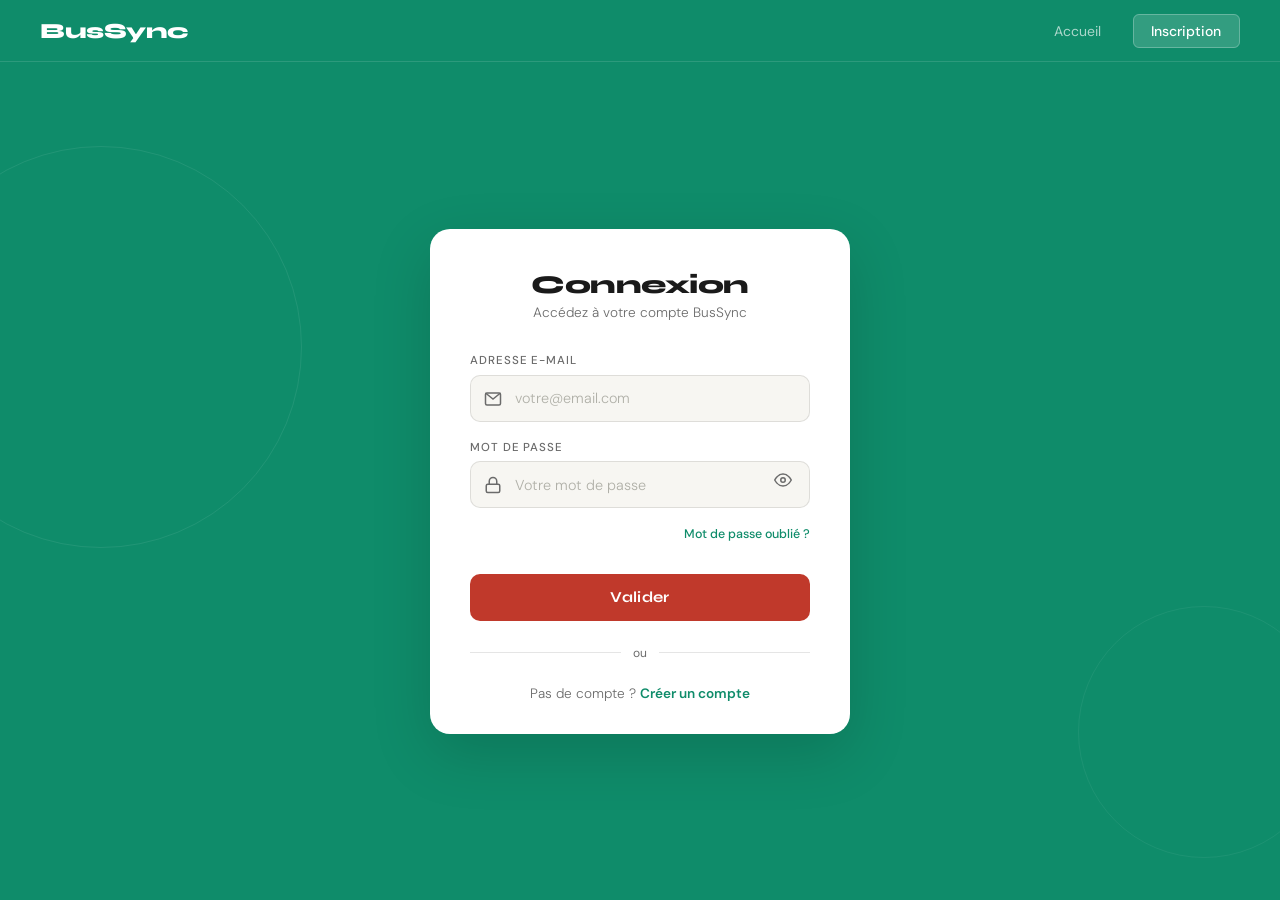
<file: frontend/html/connexion.html>
<!DOCTYPE html>
<html lang="fr">
<head>
  <meta charset="UTF-8" />
  <meta name="viewport" content="width=device-width, initial-scale=1.0" />
  <title>BusSync — Connexion</title>
  <link rel="stylesheet" href="../css/style.css" />
  <link rel="stylesheet" href="../css/connexion.css" />
  <link href="https://fonts.googleapis.com/css2?family=Syne:wght@400;600;700;800&family=DM+Sans:wght@300;400;500&display=swap" rel="stylesheet" />
</head>
<body>

  <nav class="dark">
    <a class="logo" href="../index.html">BusSync</a>
    <ul class="nav-links">
      <li><a href="../html/index.html">Accueil</a></li>
      <li><a href="inscription.html" class="btn-nav">Inscription</a></li>
    </ul>
  </nav>

  <div class="login-wrapper">
    <div class="login-card">
      <div class="login-header">
        <h1>Connexion</h1>
        <p>Accédez à votre compte BusSync</p>
      </div>

      <div class="booking-notice" id="login-notice" style="display:none;">
        <svg width="16" height="16" viewBox="0 0 24 24" fill="none" stroke="#0F8C6A" stroke-width="2" style="flex-shrink:0;">
          <circle cx="12" cy="12" r="10"/>
          <path d="M12 8v4M12 16h.01"/>
        </svg>
        <p id="login-notice-text"></p>
      </div>

      <div class="login-input-group">
        <label>Adresse e-mail</label>
        <svg class="input-icon" viewBox="0 0 24 24" fill="none" stroke="currentColor" stroke-width="2">
          <rect x="2" y="4" width="20" height="16" rx="2"/>
          <path d="M22 4l-10 8L2 4"/>
        </svg>
        <input type="email" id="login-email" placeholder="votre@email.com" />
      </div>

      <div class="login-input-group" style="position:relative;">
        <label>Mot de passe</label>
        <svg class="input-icon" viewBox="0 0 24 24" fill="none" stroke="currentColor" stroke-width="2">
          <rect x="3" y="11" width="18" height="11" rx="2"/>
          <path d="M7 11V7a5 5 0 0110 0v4"/>
        </svg>
        <input type="password" id="login-password" placeholder="Votre mot de passe" />
        <button type="button" class="password-toggle" onclick="togglePwd()">
          <svg width="18" height="18" viewBox="0 0 24 24" fill="none" stroke="currentColor" stroke-width="2" id="eye-icon">
            <path d="M1 12s4-8 11-8 11 8 11 8-4 8-11 8-11-8-11-8z"/>
            <circle cx="12" cy="12" r="3"/>
          </svg>
        </button>
      </div>

      <span class="forgot-link">Mot de passe oublié ?</span>

      <p id="login-error" style="color:var(--red);font-size:0.8rem;text-align:center;margin-bottom:0.75rem;display:none;padding:0.5rem;background:#FFF5F5;border-radius:8px;border:1px solid rgba(192,57,43,0.2);"></p>

      <button class="btn-primary full" onclick="handleLogin()">Valider</button>

      <div class="divider"><span>ou</span></div>

      <p class="signup-prompt">Pas de compte ? <a href="inscription.html">Créer un compte</a></p>
    </div>
  </div>

  <script src="../js/app.js"></script>
  <script>
    var booking = JSON.parse(sessionStorage.getItem('booking') || 'null');

    if (booking) {
      document.getElementById('login-notice').style.display = 'flex';
      document.getElementById('login-notice-text').textContent =
        'Connectez-vous pour réserver : ' + booking.depart + ' → ' + booking.arrivee;
    }

    document.getElementById('login-password').addEventListener('keydown', function (e) {
      if (e.key === 'Enter') handleLogin();
    });

    function togglePwd() {
      var input = document.getElementById('login-password');
      var icon = document.getElementById('eye-icon');

      if (input.type === 'password') {
        input.type = 'text';
        icon.innerHTML =
          '<path d="M17.94 17.94A10.07 10.07 0 0112 20c-7 0-11-8-11-8a18.45 18.45 0 015.06-5.94M9.9 4.24A9.12 9.12 0 0112 4c7 0 11 8 11 8a18.5 18.5 0 01-2.16 3.19m-6.72-1.07a3 3 0 11-4.24-4.24"/><line x1="1" y1="1" x2="23" y2="23"/>';
      } else {
        input.type = 'password';
        icon.innerHTML =
          '<path d="M1 12s4-8 11-8 11 8 11 8-4 8-11 8-11-8-11-8z"/><circle cx="12" cy="12" r="3"/>';
      }
    }

    async function handleLogin() {
      var email = document.getElementById('login-email').value.trim();
      var pass = document.getElementById('login-password').value.trim();
      var errEl = document.getElementById('login-error');
      var btn = document.querySelector('.btn-primary');

      errEl.style.display = 'none';
      errEl.textContent = '';

      if (!email || !pass) {
        errEl.textContent = 'Veuillez remplir tous les champs.';
        errEl.style.display = 'block';
        return;
      }

      btn.textContent = 'Connexion...';
      btn.disabled = true;

      try {
        const data = await apiPost('/login', {
          email: email,
          password: pass
        });

        if (data.status === 'OK' && data.token) {
          var name = email.split('@')[0];

          sessionStorage.setItem('session', JSON.stringify({
            email: email,
            name: name,
            initials: name.substring(0, 2).toUpperCase(),
            token: data.token
          }));

          window.location.href = 'passagers.html';
          return;
        } else {
          errEl.textContent = data.msg || 'Email ou mot de passe incorrect.';
          errEl.style.display = 'block';
        }
      } catch (e) {
        console.error('Erreur login:', e);
        errEl.textContent = 'Serveur inaccessible.';
        errEl.style.display = 'block';
      } finally {
        btn.textContent = 'Valider';
        btn.disabled = false;
      }
    }
  </script>
</body>
</html>
</file>
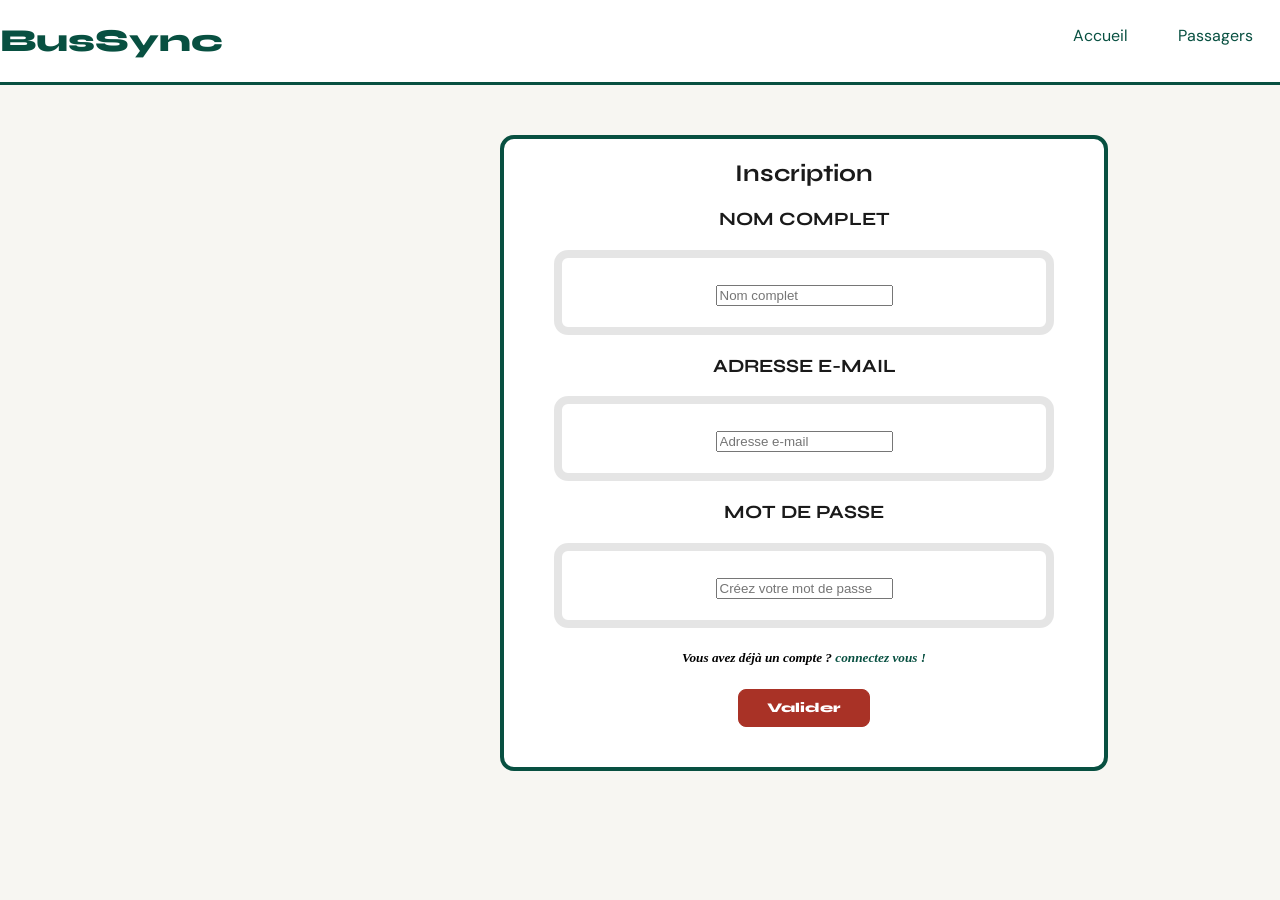
<file: frontend/html/inscription.html>
<!DOCTYPE html>
<html lang="fr">
<head>
  <meta charset="UTF-8">
  <meta name="viewport" content="width=device-width, initial-scale=1.0">
  <link rel="stylesheet" href="../css/inscription.css">
  <link href="https://fonts.googleapis.com/css2?family=Syne:wght@400;600;700;800&family=DM+Sans:wght@300;400;500&display=swap" rel="stylesheet" />
  <title>Inscription</title>
</head>
<body>

  <header id="entete">
    <h1>BusSync</h1>

    <nav>
      <div id="liens">
        <div><a href="../html/index.html">Accueil</a></div>
        <div><a href="passagers.html">Passagers</a></div>
        <div><a href="connexion.html">Connexion</a></div>
      </div>
    </nav>

    <style>
      #liens {
        margin-left: 600px;
      }
    </style>
  </header>

  <main>
    <form id="registerForm">
      <h2><strong>Inscription</strong></h2>

      <div>
        <h3 id="NOM"><strong>NOM COMPLET</strong></h3>
        <h2 id="nom">
          <input id="fullname" type="text" placeholder="Nom complet" required>
        </h2>
      </div>

      <style>
        #NOM {
          color: #1A1A1A;
        }
      </style>

      <div>
        <h3 id="AD"><strong>ADRESSE E-MAIL</strong></h3>
        <h2 id="adresse">
          <input id="email" type="email" placeholder="Adresse e-mail" required>
        </h2>
      </div>

      <style>
        #AD {
          color: #1A1A1A;
        }
      </style>

      <div>
        <h3 id="MDP"><strong>MOT DE PASSE</strong></h3>
        <h2 id="mdp">
          <input id="password" type="password" placeholder="Créez votre mot de passe" required>
        </h2>
      </div>

      <style>
        #MDP {
          color: #1A1A1A;
        }
      </style>

      <p id="message" style="color:#a93226; font-weight:bold;"></p>

      <em>
        <h5>Vous avez déjà un compte ?
          <span><a href="connexion.html">connectez vous !</a></span>
        </h5>
      </em>

      <button
        type="submit"
        style="display:inline-block; text-decoration:none; color:#FFFF; font-family:'Syne',sans-serif; font-weight:800; border:1px solid #a93226; padding:10px 28px; background-color:#a93226; border-radius:8px; cursor:pointer;">
        Valider
      </button>
    </form>
  </main>

  <script src="../js/app.js"></script>
  <script>
    document.getElementById("registerForm").addEventListener("submit", async function (e) {
      e.preventDefault();

      const fullname = document.getElementById("fullname").value.trim();
      const email = document.getElementById("email").value.trim();
      const password = document.getElementById("password").value.trim();
      const message = document.getElementById("message");

      message.textContent = "";

      if (!fullname || !email || !password) {
        message.style.color = "#a93226";
        message.textContent = "Veuillez remplir tous les champs.";
        return;
      }

      try {
        const data = await apiPost("/register", {
          email: email,
          password: password
        });

        if (data.status === "OK") {
          message.style.color = "green";
          message.textContent = "Inscription réussie ! Redirection...";

          setTimeout(() => {
            window.location.href = "connexion.html";
          }, 1200);
        } else {
          message.style.color = "#a93226";
          message.textContent = data.msg || "Erreur lors de l'inscription.";
        }
      } catch (err) {
        message.style.color = "#a93226";
        message.textContent = "Impossible de contacter le serveur.";
        console.error(err);
      }
    });
  </script>
</body>
</html>
</file>
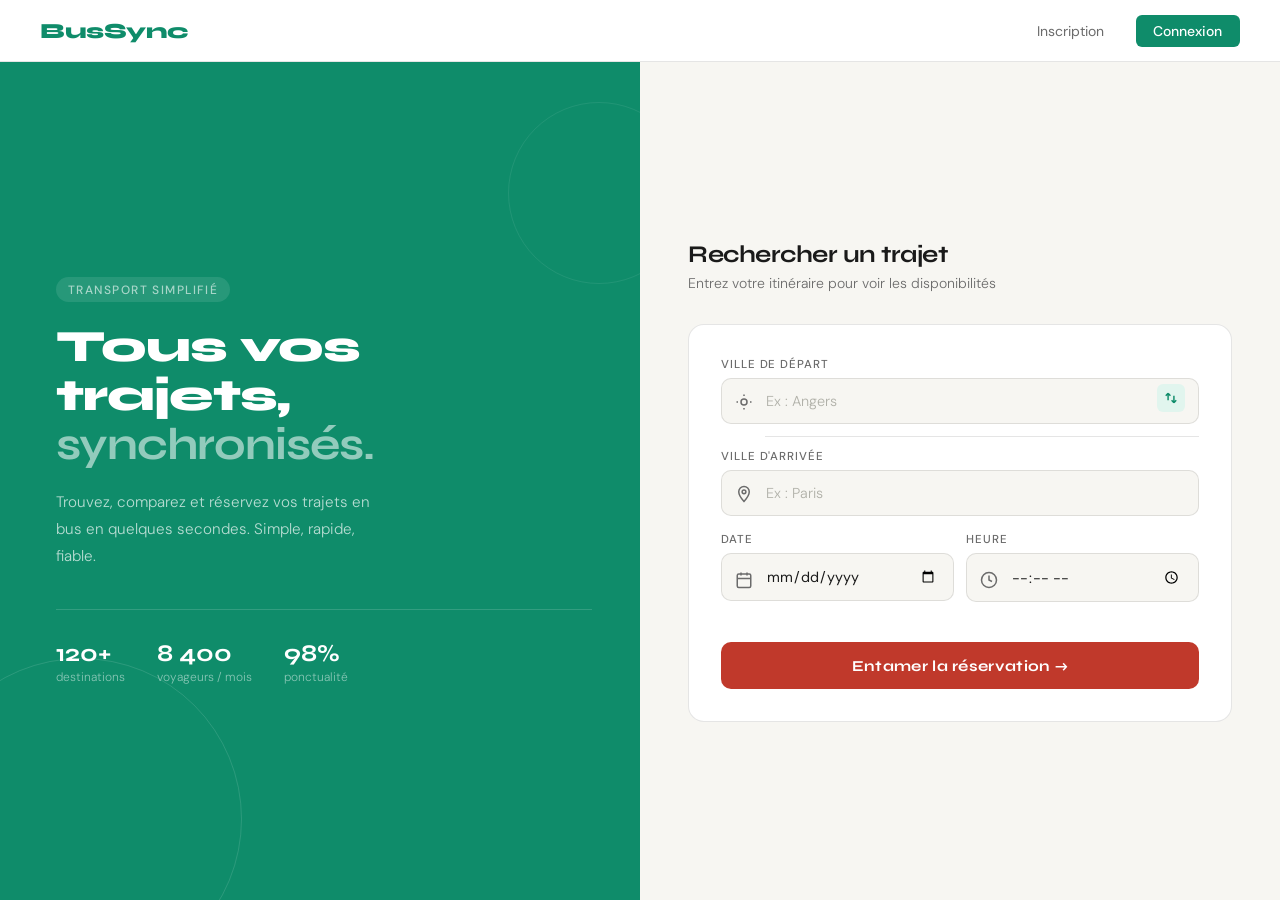
<file: frontend/html/passagers.html>
<!DOCTYPE html>
<html lang="fr">
<head>
  <meta charset="UTF-8" />
  <meta name="viewport" content="width=device-width, initial-scale=1.0" />
  <title>BusSync — Passagers</title>
  <link rel="stylesheet" href="../css/style.css" />
  <link rel="stylesheet" href="../css/passagers.css" />
</head>
<body>

  <nav>
    <a class="logo" href="index.html">BusSync</a>
    <ul class="nav-links" id="nav-links"></ul>
  </nav>

  <div class="stepper" id="stepper"></div>

  <div class="main">
    <div class="section-head">
      <h1>Qui voyage ?</h1>
      <p id="passagers-subtitle">Indiquez le nombre de passagers pour ce trajet</p>
    </div>

    <div class="card">
      <div>
        <p class="pax-type">Adultes</p>
        <p class="pax-desc">12 ans et plus</p>
      </div>
      <div class="counter">
        <button class="cnt-btn" id="adult-minus" onclick='change("adult",-1)' disabled>−</button>
        <span class="cnt-val" id="adult-val">1</span>
        <button class="cnt-btn" onclick='change("adult",1)'>+</button>
      </div>
    </div>

    <div class="card">
      <div>
        <p class="pax-type">Enfants</p>
        <p class="pax-desc">4 à 11 ans — tarif réduit</p>
      </div>
      <div class="counter">
        <button class="cnt-btn" id="child-minus" onclick='change("child",-1)' disabled>−</button>
        <span class="cnt-val" id="child-val">0</span>
        <button class="cnt-btn" onclick='change("child",1)'>+</button>
      </div>
    </div>

    <div class="card">
      <div>
        <p class="pax-type">Bébés</p>
        <p class="pax-desc">Moins de 4 ans — gratuit</p>
      </div>
      <div class="counter">
        <button class="cnt-btn" id="baby-minus" onclick='change("baby",-1)' disabled>−</button>
        <span class="cnt-val" id="baby-val">0</span>
        <button class="cnt-btn" onclick='change("baby",1)'>+</button>
      </div>
    </div>

    <div class="notice">
      <p>Les bébés voyagent gratuitement sur les genoux d'un adulte. Un siège supplémentaire peut être réservé au tarif enfant.</p>
    </div>

    <div class="summary">
      <div>
        <p class="summary-label">Total passagers</p>
        <p class="summary-count" id="total-label">1 passager</p>
      </div>
      <button class="btn-continue" onclick="handleContinuePax()">Continuer →</button>
    </div>
  </div>

  <script src="../js/app.js"></script>
  <script>
    window.addEventListener('error', function (e) {
      console.error('Erreur JS passagers:', e.message);
    });

    var session = JSON.parse(sessionStorage.getItem('session') || 'null');
    var booking = JSON.parse(sessionStorage.getItem('booking') || 'null');

    if (!session) {
      window.location.href = 'connexion.html';
    }

    if (!booking) {
      window.location.href = 'index.html';
    }

    var navEl = document.getElementById('nav-links');
    if (navEl && session) {
      navEl.innerHTML =
        '<li><a href="index.html">Accueil</a></li>' +
        '<li><div class="user-badge"><div class="user-avatar">' + (session.initials || 'U') + '</div>' +
        '<span class="user-name">' + (session.name || 'Utilisateur') + '</span></div></li>' +
        '<li><button class="btn-logout" onclick="logout()">Déconnexion</button></li>';
    }

    function logout() {
      sessionStorage.clear();
      window.location.href = 'index.html';
    }

    if (typeof buildStepper === 'function' && booking) {
      buildStepper('stepper', booking, 2);
    }

    var subtitle = document.getElementById('passagers-subtitle');
    if (subtitle && booking) {
      subtitle.textContent =
        'Indiquez le nombre de passagers pour ' +
        (booking.depart || 'Départ') + ' → ' + (booking.arrivee || 'Arrivée');
    }

    var paxState = {
      adult: 1,
      child: 0,
      baby: 0
    };

    if (booking && booking.passagers) {
      paxState.adult = booking.passagers.adult || 1;
      paxState.child = booking.passagers.child || 0;
      paxState.baby = booking.passagers.baby || 0;
    }

    function change(type, delta) {
      var next = paxState[type] + delta;
      if (next < 0) return;
      if (type === 'adult' && next < 1) return;
      paxState[type] = next;
      updatePax();
    }

    function updatePax() {
      document.getElementById('adult-val').textContent = paxState.adult;
      document.getElementById('child-val').textContent = paxState.child;
      document.getElementById('baby-val').textContent = paxState.baby;

      document.getElementById('adult-minus').disabled = paxState.adult <= 1;
      document.getElementById('child-minus').disabled = paxState.child <= 0;
      document.getElementById('baby-minus').disabled = paxState.baby <= 0;

      var total = paxState.adult + paxState.child + paxState.baby;
      document.getElementById('total-label').textContent =
        total + (total > 1 ? ' passagers' : ' passager');
    }

    function handleContinuePax() {
      booking.passagers = {
        adult: paxState.adult,
        child: paxState.child,
        baby: paxState.baby
      };

      sessionStorage.setItem('booking', JSON.stringify(booking));
      window.location.href = 'sieges.html';
    }

    updatePax();
  </script>
</body>
</html>
</file>
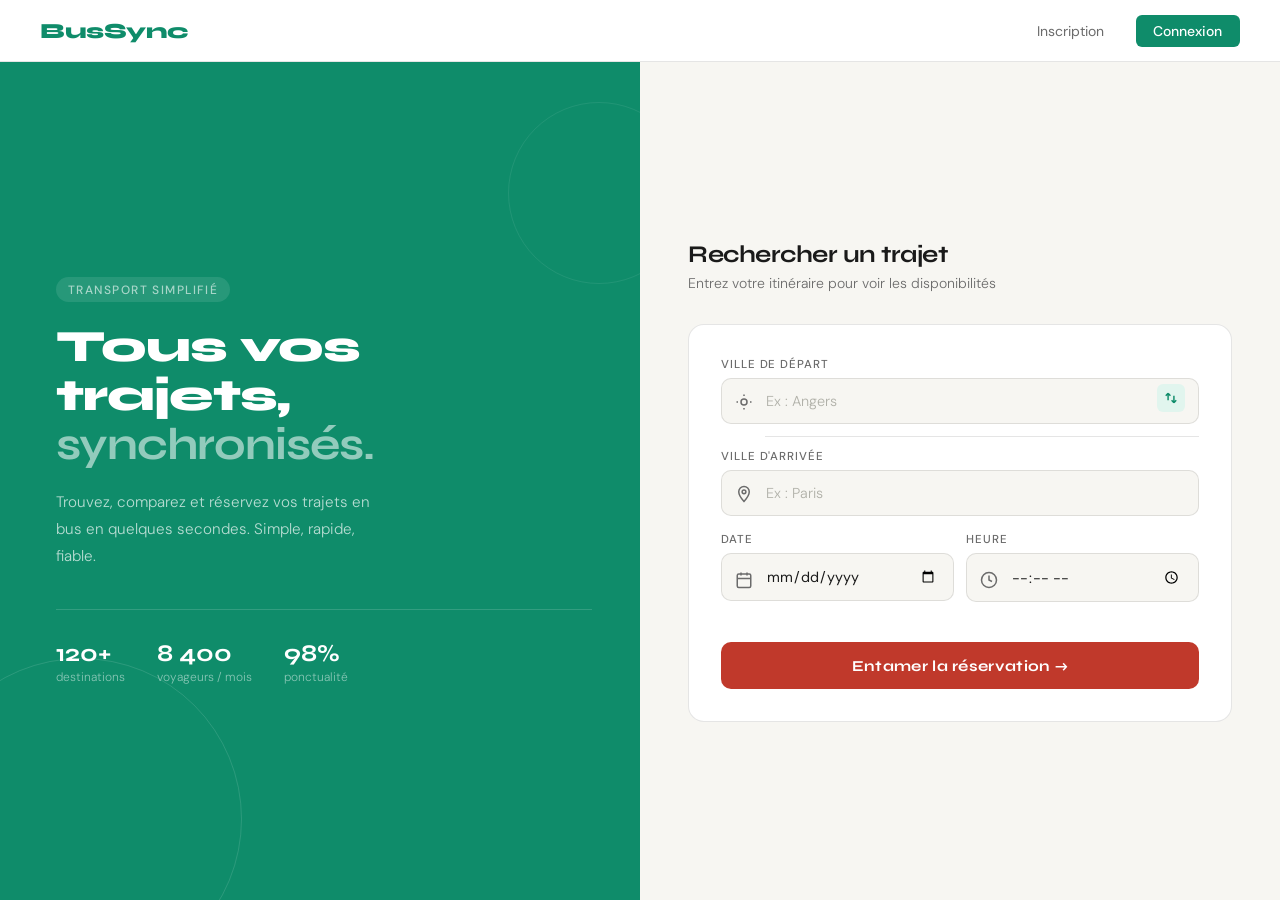
<file: frontend/html/resume.html>
<!DOCTYPE html>
<html lang="fr">
<head>
  <meta charset="UTF-8">
  <meta name="viewport" content="width=device-width, initial-scale=1.0">
  <title>Résumé</title>
  <link rel="stylesheet" href="../css/resume.css">
  <link href="https://fonts.googleapis.com/css2?family=Syne:wght@400;600;700;800&family=DM+Sans:wght@300;400;500&display=swap" rel="stylesheet" />
</head>
<body>
  <header>
    <h1>BusSync</h1>
  </header>

  <main>
    <h2><strong>Résumé de la réservation</strong></h2>

    <div id="resume-card" style="border:1px solid #ddd; border-radius:12px; padding:20px; background:#fff; margin-bottom:20px;">
      <h3 id="trajet-text">Chargement du trajet...</h3>

      <div>
        <h3 id="passagers-text">Passagers : ...</h3>
        <h3 id="sieges-text">Siège : ...</h3>
        <h3 id="prix-base-text">Prix unitaire : ...</h3>
        <h3 id="prix-total-text">Prix total : ...</h3>
      </div>
    </div>

    <p id="resume-message" style="font-weight:bold; color:#a93226;"></p>

    <button
      id="confirm-btn"
      style="color:#FFFF; font-family:'Syne',sans-serif; font-weight:800; border:1px solid #a93226; padding:10px 28px; background-color:#a93226; border-radius:8px; cursor:pointer;">
      Confirmer
    </button>
  </main>

  <script src="../js/app.js"></script>
  <script>
    window.addEventListener('error', function (e) {
      console.error('Erreur JS:', e.message);
    });

    var booking = JSON.parse(sessionStorage.getItem('booking') || 'null');
    var session = JSON.parse(sessionStorage.getItem('session') || 'null');

    var trajetText = document.getElementById('trajet-text');
    var passagersText = document.getElementById('passagers-text');
    var siegesText = document.getElementById('sieges-text');
    var prixBaseText = document.getElementById('prix-base-text');
    var prixTotalText = document.getElementById('prix-total-text');
    var msg = document.getElementById('resume-message');
    var btn = document.getElementById('confirm-btn');

    if (!session) {
      window.location.href = 'connexion.html';
    }

    if (!booking) {
      window.location.href = 'index.html';
    }

    function safeText(value, fallback) {
      return value ? value : fallback;
    }

    function computeTotalPrice(booking) {
      var prixBase = Number(booking.trip_price || 0);

      var adultes = 0;
      var enfants = 0;
      var bebes = 0;

      if (booking.passagers) {
        adultes = Number(booking.passagers.adult || 0);
        enfants = Number(booking.passagers.child || 0);
        bebes = Number(booking.passagers.baby || 0);
      }

      // Exemple de logique :
      // adulte = plein tarif
      // enfant = demi-tarif
      // bébé = gratuit
      var total = (adultes * prixBase) + (enfants * prixBase * 0.5);

      // Si jamais aucune donnée passager n'existe, on garde au moins 1 billet
      if (adultes === 0 && enfants === 0 && bebes === 0) {
        total = prixBase;
      }

      return total;
    }

    function renderSummary() {
      if (!booking) {
        trajetText.textContent = 'Aucune réservation trouvée.';
        passagersText.textContent = '';
        siegesText.textContent = '';
        prixBaseText.textContent = '';
        prixTotalText.textContent = '';
        btn.disabled = true;
        return;
      }

      var totalPassagers = 0;
      var adultes = 0;
      var enfants = 0;
      var bebes = 0;

      if (booking.passagers) {
        adultes = Number(booking.passagers.adult || 0);
        enfants = Number(booking.passagers.child || 0);
        bebes = Number(booking.passagers.baby || 0);
        totalPassagers = adultes + enfants + bebes;
      }

      if (totalPassagers < 1) {
        totalPassagers = 1;
      }

      trajetText.textContent =
        safeText(booking.depart, 'Départ') +
        (booking.heure ? ', ' + booking.heure : '') +
        ' → ' +
        safeText(booking.arrivee, 'Arrivée') +
        (booking.trip_date ? ', ' + booking.trip_date : '');

      passagersText.textContent =
        'Passagers : ' + totalPassagers +
        ' (adultes: ' + adultes + ', enfants: ' + enfants + ', bébés: ' + bebes + ')';

      siegesText.textContent =
        'Siège : ' +
        (booking.seats && booking.seats.length
          ? booking.seats.join(', ')
          : safeText(booking.seat_no, 'Non sélectionné'));

      var prixBase = Number(booking.trip_price || 0);
      var totalPrix = computeTotalPrice(booking);

      prixBaseText.textContent =
        'Prix unitaire : ' + (prixBase ? prixBase.toFixed(2) + ' €' : 'Non disponible');

      prixTotalText.textContent =
        'Prix total : ' + (totalPrix ? totalPrix.toFixed(2) + ' €' : 'Non disponible');
    }

    btn.addEventListener('click', async function () {
      msg.textContent = '';

      if (!session || !session.token) {
        msg.textContent = "Vous devez être connecté pour confirmer.";
        return;
      }

      if (!booking || !booking.trip_id || !booking.seat_no) {
        msg.textContent = "Informations de réservation incomplètes.";
        return;
      }

      btn.textContent = "Confirmation...";
      btn.disabled = true;

      try {
        const data = await apiPost('/book', {
          trip_id: booking.trip_id,
          seat_no: booking.seat_no
        }, session.token);

        if (data.status === 'OK') {
          booking.reservation_id = data.reservation_id;
          booking.email_sent = data.email_sent;

          sessionStorage.setItem('booking', JSON.stringify(booking));
          window.location.href = 'confirmation.html';
          return;
        } else {
          msg.textContent = data.msg || "Erreur lors de la réservation.";
        }
      } catch (err) {
        console.error(err);
        msg.textContent = "Impossible de contacter le serveur.";
      }

      btn.textContent = "Confirmer";
      btn.disabled = false;
    });

    renderSummary();
  </script>
</body>
</html>
</file>
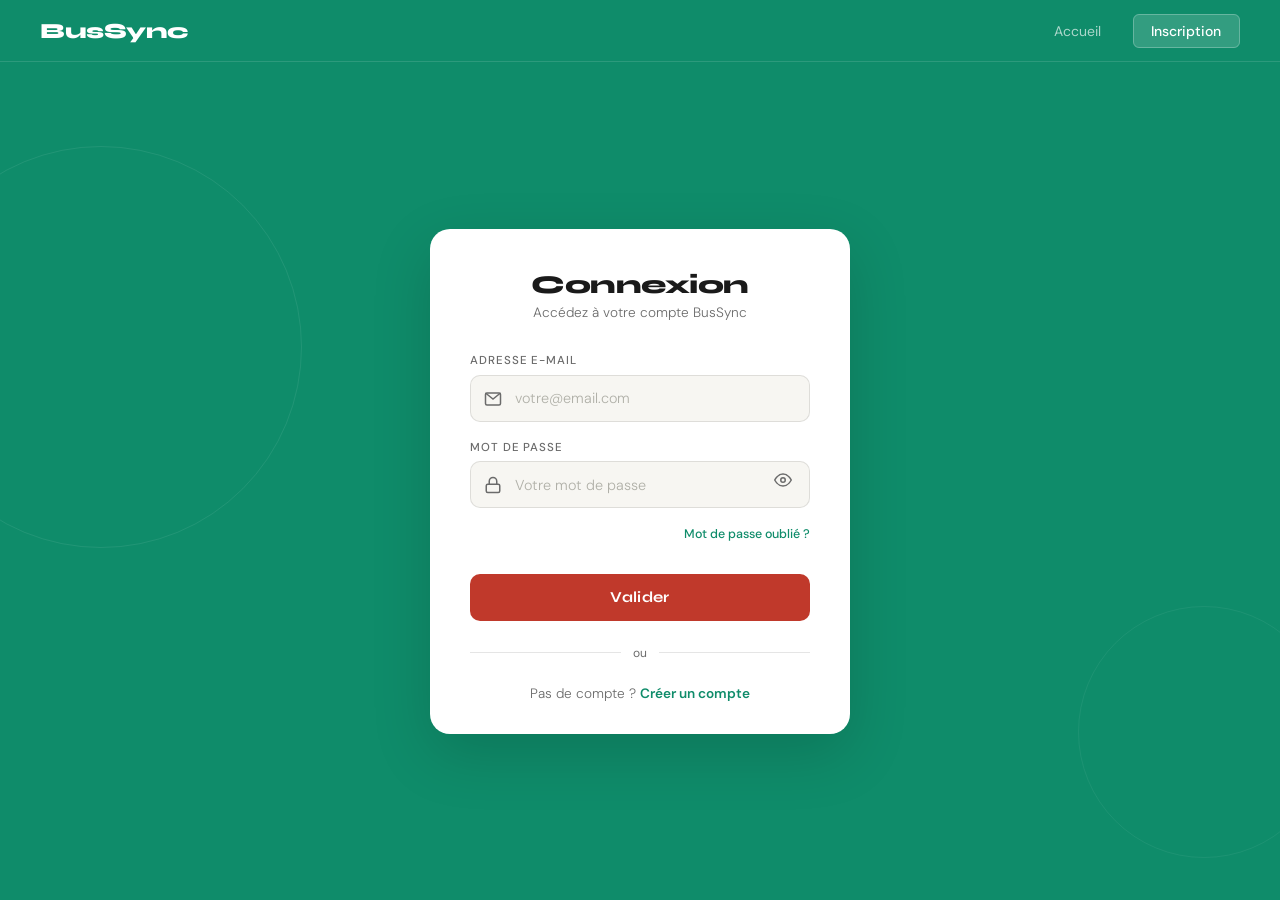
<file: frontend/html/sieges.html>
<!DOCTYPE html>
<html lang="fr">
<head>
  <meta charset="UTF-8" />
  <meta name="viewport" content="width=device-width, initial-scale=1.0" />
  <title>BusSync — Sièges</title>
  <link rel="stylesheet" href="../css/style.css" />
  <link rel="stylesheet" href="../css/sieges.css" />
</head>
<body>

  <nav>
    <a class="logo" href="../index.html">BusSync</a>
    <ul class="nav-links" id="nav-links"></ul>
  </nav>

  <div class="stepper" id="stepper"></div>

  <div class="main-wide">
    <div class="section-head">
      <h1>Choix des sièges</h1>
      <p id="sieges-subtitle">Sélectionnez vos places</p>
    </div>

    <div class="seat-layout">
      <div class="legend-card">
        <p class="legend-title">Légende</p>
        <div class="legend-item"><div class="legend-box available"></div><span class="legend-text">Disponible</span></div>
        <div class="legend-item"><div class="legend-box taken"></div><span class="legend-text">Réservé</span></div>
        <div class="legend-item"><div class="legend-box selected"></div><span class="legend-text">Votre sélection</span></div>
        <div class="legend-item"><div class="legend-box driver"></div><span class="legend-text">Conducteur</span></div>
        <div style="margin-top:1.25rem;padding-top:1rem;border-top:1px solid var(--border);">
          <p style="font-size:0.78rem;color:var(--muted);line-height:1.6;font-weight:300;">
            Modifiez votre choix à tout moment avant la confirmation.
          </p>
        </div>
      </div>

      <div class="bus-card">
        <div class="bus-front">↑ Avant du bus</div>
        <div class="seat-grid" id="seat-grid"></div>
      </div>
    </div>

    <div class="bottom-bar">
      <div class="selection-info">
        <span>Places sélectionnées</span>
        <strong id="selected-label">Aucune place sélectionnée</strong>
      </div>
      <button class="btn-continue" id="btn-validate" disabled onclick="handleValidate()">
        Valider →
      </button>
    </div>
  </div>

  <script src="../js/app.js"></script>
  <script>
    var session = JSON.parse(sessionStorage.getItem('session') || 'null');
    var booking = JSON.parse(sessionStorage.getItem('booking') || 'null');

    if (!session) {
      window.location.href = 'connexion.html';
    } else if (!booking) {
      window.location.href = '../index.html';
    } else {
      var navEl = document.getElementById('nav-links');
      navEl.innerHTML =
        '<li><a href="../index.html">Accueil</a></li>' +
        '<li><div class="user-badge"><div class="user-avatar">' + (session.initials || 'U') + '</div>' +
        '<span class="user-name">' + (session.name || 'Utilisateur') + '</span></div></li>' +
        '<li><button class="btn-logout" onclick="logout()">Déconnexion</button></li>';

      if (typeof buildStepper === "function") {
        buildStepper('stepper', booking, 3);
      }

      document.getElementById('sieges-subtitle').textContent =
        'Sélectionnez vos places pour ' + booking.depart + ' → ' + booking.arrivee;

      var ROWS = 10;
      var COLS = 4;
      var selectedSeats = new Set();

      var pax = booking.passagers || { adult: 1, child: 0, baby: 0 };
      var maxSelect = (pax.adult || 0) + (pax.child || 0);

      // Si seulement des bébés, on force au moins 1 place adulte
      if (maxSelect < 1) maxSelect = 1;

      function logout() {
        sessionStorage.clear();
        window.location.href = '../index.html';
      }

      async function init() {
        var bookedSet = new Set();

        try {
          // Récupérer le trajet depuis le backend
          var from = encodeURIComponent(booking.depart);
          var to = encodeURIComponent(booking.arrivee);

          var tripsData = await apiGet('/trips?from=' + from + '&to=' + to);

          if (tripsData.status === 'OK' && tripsData.trips && tripsData.trips.length > 0) {
            // On prend le premier trajet retourné
            booking.trip_id = tripsData.trips[0].id;
            booking.trip_price = tripsData.trips[0].price;
            booking.trip_date = tripsData.trips[0].date;
            booking.trip_seat_count = tripsData.trips[0].seat_count;

            sessionStorage.setItem('booking', JSON.stringify(booking));
          }

          // Ton backend actuel n'a pas /trips/{id}/seats
          // Donc on affiche un plan de sièges avec quelques sièges déjà pris en démo
          [3, 5, 6].forEach(function(n) { bookedSet.add(n); });

        } catch (e) {
          console.error(e);
          // fallback démo
          [3, 5, 6].forEach(function(n) { bookedSet.add(n); });
        }

        buildSeatGrid(bookedSet);
        updateSeatLabel();
      }

      function buildSeatGrid(bookedSet) {
        var grid = document.getElementById('seat-grid');
        grid.innerHTML = '';

        var labels = 'ABCD';

        for (var r = 0; r < ROWS; r++) {
          var row = document.createElement('div');
          row.className = 'seat-row';

          for (var c = 0; c < COLS; c++) {
            if (c === 2) {
              var aisle = document.createElement('div');
              aisle.className = 'aisle';
              row.appendChild(aisle);
            }

            var gridId = r + '-' + c;
            var seatNo = r * 4 + c + 1;

            var seat = document.createElement('div');
            seat.className = 'seat';
            seat.textContent = (r + 1) + labels[c];
            seat.dataset.seatNo = seatNo;

            if (r === 0 && c === 0) {
              seat.classList.add('driver');
              seat.textContent = '🚌';
            } else if (bookedSet.has(seatNo)) {
              seat.classList.add('taken');
            } else {
              (function(gid, el, num) {
                el.addEventListener('click', function() {
                  toggleSeat(gid, el, num);
                });
              })(gridId, seat, seatNo);
            }

            row.appendChild(seat);
          }

          grid.appendChild(row);
        }
      }

      function toggleSeat(gridId, el, seatNo) {
        if (selectedSeats.has(gridId)) {
          selectedSeats.delete(gridId);
          el.classList.remove('selected');
        } else {
          if (selectedSeats.size >= maxSelect) return;
          selectedSeats.add(gridId);
          el.classList.add('selected');
        }

        updateSeatLabel();
      }

      function updateSeatLabel() {
        var label = document.getElementById('selected-label');
        var btn = document.getElementById('btn-validate');

        if (selectedSeats.size === 0) {
          label.textContent = 'Aucune place sélectionnée';
          btn.disabled = true;
        } else {
          var names = Array.from(selectedSeats).map(function(gid) {
            var parts = gid.split('-').map(Number);
            return (parts[0] + 1) + 'ABCD'[parts[1]];
          });

          label.textContent =
            names.join(', ') + ' — ' + selectedSeats.size + '/' + maxSelect + ' places';

          btn.disabled = selectedSeats.size < maxSelect;
        }
      }

      function gridIdToSeatNo(gid) {
        var parts = gid.split('-').map(Number);
        return parts[0] * 4 + parts[1] + 1;
      }

      window.handleValidate = function() {
        if (selectedSeats.size === 0) return;

        var seatNumbers = Array.from(selectedSeats).map(gridIdToSeatNo);
        var seatLabels = Array.from(selectedSeats).map(function(gid) {
          var parts = gid.split('-').map(Number);
          return (parts[0] + 1) + 'ABCD'[parts[1]];
        });

        booking.seat_no = seatNumbers[0];     // backend actuel réserve 1 siège à la fois
        booking.seats = seatLabels;           // pour affichage
        booking.selected_seat_numbers = seatNumbers;

        sessionStorage.setItem('booking', JSON.stringify(booking));
        window.location.href = 'resume.html';
      };

      init();
    }
  </script>
</body>
</html>
</file>
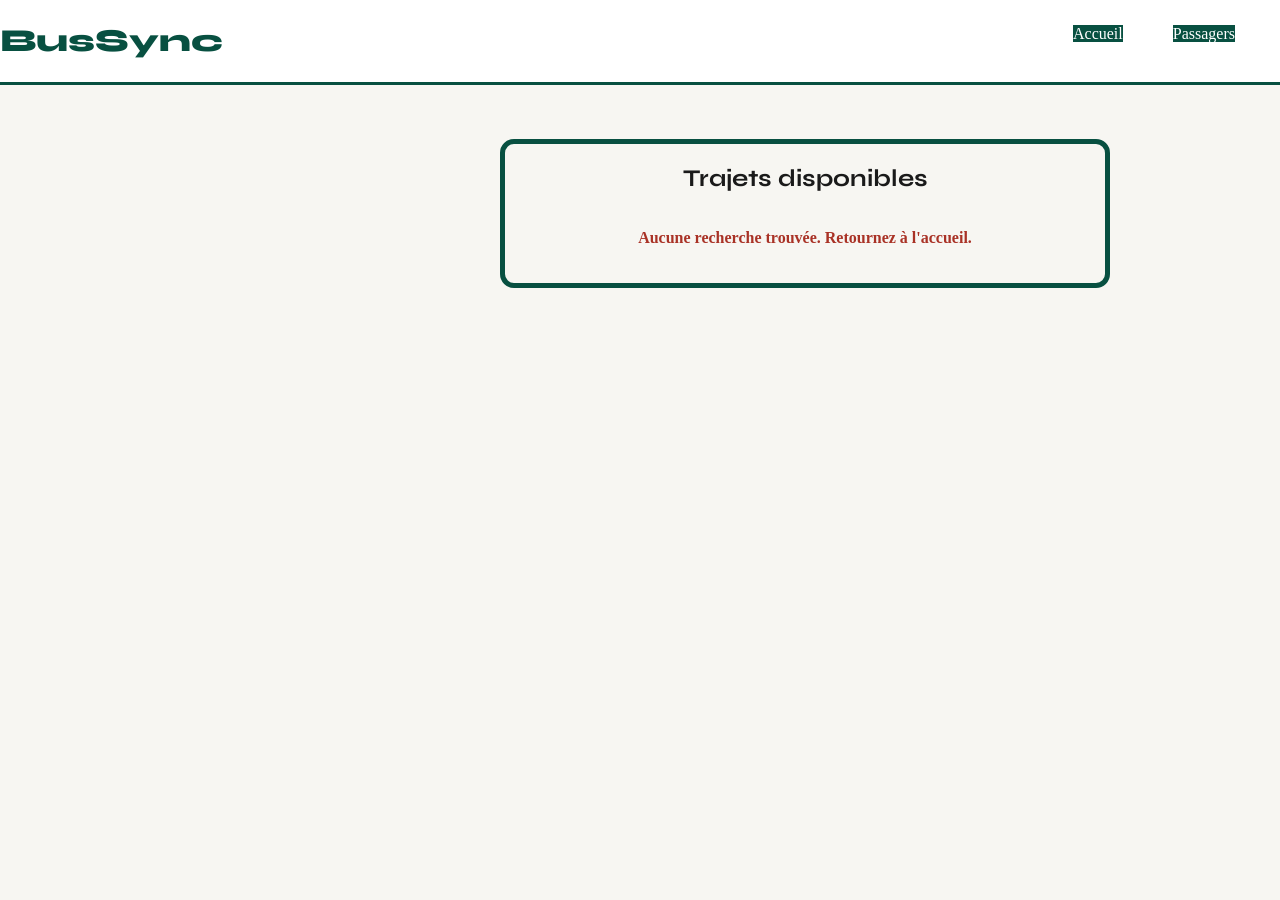
<file: frontend/html/trajetsdispo.html>
<!DOCTYPE html>
<html lang="fr">
<head>
  <meta charset="UTF-8" />
  <meta name="viewport" content="width=device-width, initial-scale=1.0" />
  <title>Trajets disponibles</title>
  <link rel="stylesheet" href="../css/trajetsdispo.css" />
  <link href="https://fonts.googleapis.com/css2?family=Syne:wght@400;600;700;800&family=DM+Sans:wght@300;400;500&display=swap" rel="stylesheet" />
</head>
<body>
  <header id="entete">
    <h1>BusSync</h1>

    <nav>
      <div id="liens">
        <div><a href="../index.html">Accueil</a></div>
        <div><a href="passagers.html">Passagers</a></div>
        <div><a href="connexion.html">Connexion</a></div>
        <div><a href="inscription.html">Inscription</a></div>
      </div>
    </nav>

    <style>
      #liens {
        margin-left: 600px;
      }
    </style>
  </header>

  <br><br><br>

  <main>
    <h2><strong>Trajets disponibles</strong></h2>

    <p id="trajets-message" style="font-weight:bold; color:#a93226;"></p>

    <div id="trajets-list"></div>
  </main>

  <script src="../js/app.js"></script>
  <script>
    async function loadTrips() {
      const messageEl = document.getElementById("trajets-message");
      const listEl = document.getElementById("trajets-list");

      // Récupérer les infos de réservation temporaire
      const booking = JSON.parse(sessionStorage.getItem("booking") || "null");

      if (!booking || !booking.depart || !booking.arrivee) {
        messageEl.textContent = "Aucune recherche trouvée. Retournez à l'accueil.";
        return;
      }

      messageEl.textContent = "Chargement des trajets...";

      try {
        const data = await apiGet(
          "/trips?from=" + encodeURIComponent(booking.depart) +
          "&to=" + encodeURIComponent(booking.arrivee)
        );

        if (!data || data.status !== "OK" || !data.trips || data.trips.length === 0) {
          messageEl.textContent = "Aucun trajet trouvé pour cette recherche.";
          listEl.innerHTML = "";
          return;
        }

        messageEl.textContent = "";
        listEl.innerHTML = "";

        data.trips.forEach(function(trip) {
          const card = document.createElement("div");
          card.className = "trip-card";
          card.style.backgroundColor = "#FFFFFF";
          card.style.border = "5px solid rgba(0,0,0,0.10)";
          card.style.borderRadius = "14px";
          card.style.padding = "20px";
          card.style.marginBottom = "20px";
          card.style.cursor = "pointer";

          card.innerHTML = `
            <h4>Départ : ${trip.from}</h4>
            <h4>Arrivée : ${trip.to}</h4>
            <h5><strong>Date :</strong> ${trip.date || "Non précisée"}</h5>
            <h5><strong>Prix :</strong> ${trip.price} €</h5>
            <h5><strong>Places :</strong> ${trip.seat_count || "N/A"}</h5>
          `;

          card.addEventListener("click", function() {
            // On garde le trajet choisi en session
            booking.trip_id = trip.id;
            booking.trip_price = trip.price;
            booking.trip_date = trip.date;
            booking.trip_seat_count = trip.seat_count;

            sessionStorage.setItem("booking", JSON.stringify(booking));

            // Aller à l'étape suivante
            window.location.href = "resume.html";
          });

          listEl.appendChild(card);
        });

      } catch (err) {
        console.error(err);
        messageEl.textContent = "Impossible de contacter le serveur.";
      }
    }

    loadTrips();
  </script>
</body>
</html>
</file>
<file: frontend/css/style.css>
@import url('https://fonts.googleapis.com/css2?family=Syne:wght@400;600;700;800&family=DM+Sans:ital,wght@0,300;0,400;0,500;1,300&display=swap');

:root {
  --teal: #0F8C6A;
  --teal-light: #E1F5EE;
  --teal-dark: #085041;
  --red: #C0392B;
  --red-hover: #A93226;
  --bg: #F7F6F2;
  --white: #FFFFFF;
  --text: #1A1A1A;
  --muted: #6B6B6B;
  --border: rgba(0,0,0,0.10);
}

* { margin: 0; padding: 0; box-sizing: border-box; }

body {
  font-family: 'DM Sans', sans-serif;
  background: var(--bg);
  color: var(--text);
  min-height: 100vh;
  display: flex;
  flex-direction: column;
}

/* NAV */
nav {
  display: flex;
  align-items: center;
  justify-content: space-between;
  padding: 1.1rem 2.5rem;
  background: var(--white);
  border-bottom: 1px solid var(--border);
  position: sticky;
  top: 0;
  z-index: 10;
  flex-shrink: 0;
}

nav.dark {
  background: var(--teal);
  border-bottom: 1px solid rgba(255,255,255,0.12);
}

.logo {
  font-family: 'Syne', sans-serif;
  font-weight: 800;
  font-size: 1.35rem;
  color: var(--teal);
  letter-spacing: -0.5px;
  cursor: pointer;
  background: none;
  border: none;
  text-decoration: none;
}

nav.dark .logo { color: white; }

.nav-links {
  display: flex;
  gap: 2rem;
  list-style: none;
  align-items: center;
}

.nav-links a, .nav-links button {
  text-decoration: none;
  font-size: 0.875rem;
  font-weight: 400;
  color: var(--muted);
  transition: color 0.2s;
  background: none;
  border: none;
  cursor: pointer;
  font-family: 'DM Sans', sans-serif;
}

.nav-links a:hover, .nav-links button:hover { color: var(--teal); }

nav.dark .nav-links a,
nav.dark .nav-links button { color: rgba(255,255,255,0.65); }
nav.dark .nav-links a:hover,
nav.dark .nav-links button:hover { color: white; }

.btn-nav {
  background: var(--teal) !important;
  color: var(--white) !important;
  padding: 0.45rem 1.1rem;
  border-radius: 6px;
  font-weight: 500 !important;
  font-size: 0.875rem;
  transition: background 0.2s;
}

.btn-nav:hover { background: var(--teal-dark) !important; }

nav.dark .btn-nav {
  background: rgba(255,255,255,0.15) !important;
  color: white !important;
  border: 1px solid rgba(255,255,255,0.25) !important;
}

nav.dark .btn-nav:hover { background: rgba(255,255,255,0.25) !important; }

.btn-logout {
  background: transparent !important;
  color: var(--red) !important;
  border: 1.5px solid var(--red) !important;
  padding: 0.4rem 1rem;
  border-radius: 6px;
}

.btn-logout:hover { background: var(--red) !important; color: white !important; }

.user-badge { display: flex; align-items: center; gap: 0.5rem; }

.user-avatar {
  width: 32px; height: 32px;
  border-radius: 50%;
  background: var(--teal);
  color: white;
  display: flex; align-items: center; justify-content: center;
  font-family: 'Syne', sans-serif;
  font-weight: 700; font-size: 0.75rem;
}

.user-name { font-size: 0.85rem; font-weight: 500; color: var(--text); }

/* STEPPER */
.stepper {
  background: var(--teal);
  padding: 1.3rem 2.5rem;
  display: flex;
  align-items: center;
  overflow-x: auto;
  flex-shrink: 0;
}

.step-pill {
  display: flex; align-items: center; gap: 0.5rem;
  background: rgba(255,255,255,0.15);
  border: 1.5px solid rgba(255,255,255,0.3);
  border-radius: 99px;
  padding: 0.4rem 1rem;
  flex-shrink: 0;
}

.step-pill.done { background: rgba(255,255,255,0.25); border-color: rgba(255,255,255,0.45); }
.step-pill.active { background: white; border-color: white; }

.step-num {
  width: 20px; height: 20px; border-radius: 50%;
  font-size: 0.7rem; font-weight: 600;
  display: flex; align-items: center; justify-content: center;
  background: rgba(255,255,255,0.2);
  color: white; flex-shrink: 0;
}

.step-pill.done .step-num { background: rgba(255,255,255,0.9); color: var(--teal-dark); }
.step-pill.active .step-num { background: var(--teal); color: white; }

.step-label { font-size: 0.8rem; font-weight: 500; color: rgba(255,255,255,0.65); }
.step-pill.done .step-label { color: rgba(255,255,255,0.9); }
.step-pill.active .step-label { color: var(--teal-dark); font-weight: 600; }

.step-val { font-size: 0.73rem; color: rgba(255,255,255,0.75); margin-left: 0.1rem; }

.arrow {
  flex: 1; height: 1px; background: rgba(255,255,255,0.22);
  margin: 0 1rem; position: relative; min-width: 40px;
}

.arrow::after {
  content: '';
  position: absolute; right: -1px; top: -3px;
  border: 4px solid transparent;
  border-left: 6px solid rgba(255,255,255,0.35);
}

.btn-back {
  display: flex; align-items: center; justify-content: center;
  width: 36px; height: 36px;
  border-radius: 50%;
  border: 1.5px solid rgba(255,255,255,0.3);
  background: rgba(255,255,255,0.1);
  color: white; cursor: pointer;
  transition: background 0.2s;
  flex-shrink: 0; margin-right: 1rem;
}

.btn-back:hover { background: rgba(255,255,255,0.2); }

/* BOUTONS COMMUNS */
.btn-primary {
  padding: 0.9rem;
  background: var(--red); color: white;
  border: none; border-radius: 10px;
  font-family: 'Syne', sans-serif;
  font-size: 0.95rem; font-weight: 700;
  cursor: pointer; letter-spacing: 0.02em;
  transition: background 0.2s, transform 0.1s;
}

.btn-primary:hover { background: var(--red-hover); }
.btn-primary:active { transform: scale(0.99); }
.btn-primary.full { width: 100%; margin-top: 0.5rem; }

.btn-continue {
  padding: 0.8rem 1.75rem;
  background: var(--red); color: white;
  border: none; border-radius: 8px;
  font-family: 'Syne', sans-serif;
  font-size: 0.9rem; font-weight: 700;
  cursor: pointer;
  transition: background 0.2s, transform 0.1s;
}

.btn-continue:hover { background: var(--red-hover); }
.btn-continue:active { transform: scale(0.98); }
.btn-continue:disabled { background: #D0CFC8; cursor: not-allowed; }
</file>
<file: frontend/css/home.css>
.hero {
  display: grid;
  grid-template-columns: 1fr 1fr;
  flex: 1;
}

.hero-left {
  background: var(--teal);
  padding: 4rem 3rem 4rem 3.5rem;
  display: flex; flex-direction: column; justify-content: center;
  position: relative; overflow: hidden;
}

.hero-left::before {
  content: '';
  position: absolute;
  width: 320px; height: 320px; border-radius: 50%;
  border: 1.5px solid rgba(255,255,255,0.12);
  bottom: -80px; left: -80px;
}

.hero-left::after {
  content: '';
  position: absolute;
  width: 180px; height: 180px; border-radius: 50%;
  border: 1.5px solid rgba(255,255,255,0.08);
  top: 40px; right: -50px;
}

.tagline {
  display: inline-block;
  font-size: 0.75rem; font-weight: 500;
  letter-spacing: 0.12em; text-transform: uppercase;
  color: rgba(255,255,255,0.6);
  margin-bottom: 1.2rem;
  background: rgba(255,255,255,0.1);
  padding: 0.3rem 0.75rem; border-radius: 99px;
  width: fit-content;
}

.hero-title {
  font-family: 'Syne', sans-serif;
  font-size: clamp(2.2rem, 3.5vw, 3.2rem);
  font-weight: 800; color: white;
  line-height: 1.1; letter-spacing: -1px; margin-bottom: 1.25rem;
}

.hero-title span { display: block; color: rgba(255,255,255,0.55); font-weight: 700; }

.hero-desc {
  font-size: 0.95rem; color: rgba(255,255,255,0.7);
  line-height: 1.75; max-width: 340px; font-weight: 300;
}

.stats-row {
  display: flex; gap: 2rem;
  margin-top: 2.5rem; padding-top: 2rem;
  border-top: 1px solid rgba(255,255,255,0.15);
}

.stat-number { font-family: 'Syne', sans-serif; font-size: 1.5rem; font-weight: 700; color: white; line-height: 1; }
.stat-label { font-size: 0.75rem; color: rgba(255,255,255,0.5); margin-top: 0.2rem; font-weight: 300; }

.hero-right {
  padding: 3.5rem 3rem;
  display: flex; flex-direction: column; justify-content: center;
  background: var(--bg);
}

.form-header { margin-bottom: 2rem; }

.form-header h2 {
  font-family: 'Syne', sans-serif;
  font-size: 1.5rem; font-weight: 700;
  letter-spacing: -0.5px; margin-bottom: 0.3rem;
}

.form-header p { font-size: 0.875rem; color: var(--muted); font-weight: 300; }

.search-card {
  background: white; border-radius: 16px;
  padding: 2rem; border: 1px solid var(--border);
}

.input-group { position: relative; margin-bottom: 1rem; }

.input-group label {
  display: block;
  font-size: 0.72rem; font-weight: 500;
  text-transform: uppercase; letter-spacing: 0.08em;
  color: var(--muted); margin-bottom: 0.4rem;
}

.input-group input {
  width: 100%;
  padding: 0.8rem 1rem 0.8rem 2.75rem;
  border: 1px solid var(--border);
  border-radius: 10px;
  font-family: 'DM Sans', sans-serif;
  font-size: 0.9rem; color: var(--text);
  background: var(--bg); outline: none;
  transition: border-color 0.2s, background 0.2s;
}

.input-group input:focus { border-color: var(--teal); background: white; }
.input-group input.error { border-color: var(--red); background: #FFF5F5; }
.input-group input::placeholder { color: #B0B0A8; font-weight: 300; }

.input-icon {
  position: absolute; left: 0.85rem; bottom: 0.82rem;
  width: 18px; height: 18px; color: var(--muted);
}

.row-2 { display: grid; grid-template-columns: 1fr 1fr; gap: 0.75rem; margin-bottom: 1rem; }

.swap-btn {
  position: absolute; right: 0.85rem; bottom: 0.75rem;
  background: var(--teal-light); border: none; border-radius: 6px;
  width: 28px; height: 28px;
  display: flex; align-items: center; justify-content: center;
  cursor: pointer; transition: background 0.2s;
}

.swap-btn:hover { background: #9FE1CB; }

.form-error {
  color: var(--red); font-size: 0.8rem; text-align: center;
  margin-bottom: 0.5rem; display: none;
  padding: 0.5rem; background: #FFF5F5;
  border-radius: 8px; border: 1px solid rgba(192,57,43,0.2);
}
</file>
<file: frontend/css/confirmation.css>
header{
    background-color: #FFFFFF;
     display: flex;
    border-bottom: 3px solid  #085041;
}
h1{
 color:#085041;
    font-family: 'Syne', sans-serif;
    font-weight: 800;    
}

h2{
color: #1A1A1A;
    font-family: 'Syne', sans-serif;
    font-weight: 900;
}

h3{
    color: #a93226;
    font-family: 'Syne', sans-serif;
    font-weight: 600; 
}

main{
    background-color: #FFFFFF;
    
   
    display: flex;
    border: 4px solid #085041;
    border-radius: 14px;
     
    flex-direction: column;
   text-align: center;
   width: 500px;
padding-left: 50px;
padding-right: 50px;
   padding-bottom: 40px;
   margin-left: 500px;
   margin-top: 50px;
}

img{
   padding-left: 100px;
padding-right: 50px;
   
}

body{
background-color: #F7F6F2;
margin: 0;
padding: 0;
}
span{    

    display: flex;
    border: 4px solid #E1F5EE;
    border-radius: 14px;
    background-color: #E1F5EE;
    padding-left: 100px;
    padding-right: 100px;
  
    
}

a{
    
    color: #085041;
   
    text-decoration: inherit;
 }
 #liens {
    
    
  display: flex;
  gap: 50px;
  text-align: center; /* ajustez la valeur selon vos besoins */
  position: relative;
  top: 25px;
    justify-content: end;
    flex-direction: row;
    Margin-left: 1200px;
}
</file>
<file: frontend/css/connexion.css>
.login-wrapper {
  flex: 1; display: flex; align-items: center;
  justify-content: center; padding: 2rem;
  position: relative; background: var(--teal);
}

.login-wrapper::before {
  content: ''; position: absolute;
  width: 400px; height: 400px; border-radius: 50%;
  border: 1.5px solid rgba(255,255,255,0.08);
  top: 10%; left: -100px;
}

.login-wrapper::after {
  content: ''; position: absolute;
  width: 250px; height: 250px; border-radius: 50%;
  border: 1.5px solid rgba(255,255,255,0.06);
  bottom: 5%; right: -50px;
}

.login-card {
  background: white; border-radius: 20px;
  padding: 2.5rem 2.5rem 2rem;
  width: 100%; max-width: 420px;
  position: relative; z-index: 2;
  box-shadow: 0 20px 60px rgba(0,0,0,0.15);
}

.login-header { text-align: center; margin-bottom: 2rem; }

.login-header h1 {
  font-family: 'Syne', sans-serif;
  font-size: 1.6rem; font-weight: 800;
  letter-spacing: -0.5px; margin-bottom: 0.3rem;
}

.login-header p { font-size: 0.85rem; color: var(--muted); font-weight: 300; }

.booking-notice {
  background: var(--teal-light);
  border: 1px solid rgba(15,140,106,0.25);
  border-radius: 10px;
  padding: 0.75rem 1rem;
  margin-bottom: 1.5rem;
  display: flex; align-items: center; gap: 0.6rem;
}

.booking-notice p { font-size: 0.8rem; color: var(--teal-dark); line-height: 1.5; }

.login-input-group { position: relative; margin-bottom: 1.1rem; }

.login-input-group label {
  display: block;
  font-size: 0.72rem; font-weight: 500;
  text-transform: uppercase; letter-spacing: 0.08em;
  color: var(--muted); margin-bottom: 0.4rem;
}

.login-input-group input {
  width: 100%;
  padding: 0.85rem 1rem 0.85rem 2.75rem;
  border: 1px solid var(--border);
  border-radius: 10px;
  font-family: 'DM Sans', sans-serif;
  font-size: 0.9rem; color: var(--text);
  background: var(--bg); outline: none;
  transition: border-color 0.2s;
}

.login-input-group input:focus { border-color: var(--teal); background: white; }
.login-input-group input::placeholder { color: #B0B0A8; font-weight: 300; }

.login-input-group .input-icon {
  position: absolute; left: 0.85rem; bottom: 0.9rem;
  width: 18px; height: 18px; color: var(--muted);
}

.password-toggle {
  position: absolute; right: 0.85rem; bottom: 0.75rem;
  background: none; border: none; cursor: pointer;
  color: var(--muted); padding: 4px; transition: color 0.2s;
}

.password-toggle:hover { color: var(--teal); }

.forgot-link {
  display: block; text-align: right;
  font-size: 0.78rem; color: var(--teal);
  text-decoration: none; margin-bottom: 1.5rem;
  font-weight: 500; cursor: pointer;
}

.divider {
  display: flex; align-items: center;
  margin: 1.5rem 0; gap: 0.75rem;
}

.divider::before, .divider::after {
  content: ''; flex: 1;
  height: 1px; background: var(--border);
}

.divider span { font-size: 0.75rem; color: var(--muted); }

.signup-prompt { text-align: center; font-size: 0.85rem; color: var(--muted); font-weight: 300; }
.signup-prompt a { color: var(--teal); text-decoration: none; font-weight: 600; cursor: pointer; }
</file>
<file: frontend/css/inscription.css>
#BusSync {
     
}

h1{
 color:#085041;
    font-family: 'Syne', sans-serif;
    font-weight: 800;    
}

h2{
color: #1A1A1A;
    font-family: 'Syne', sans-serif;
    font-weight: 900;
}

h3{
    color:#1A1A1A;
    font-family: 'Syne', sans-serif;
    font-weight: 600; 
}
body{
background-color: #F7F6F2;
margin: 0;
padding: 0;
}
nav {
    padding-left: 250px;
    display: block;
    display: flex;
    

}
 #entete{
     background-color: #FFFFFF;
     display: flex;
    border-bottom: 3px solid  #085041;

 }
 #liens {
   
    display: flex;
    justify-content: end;
    flex-direction: row;
    
 }
 #liens {
  font-family: 'DM Sans', sans-serif;
  display: flex;
  gap: 50px;
  text-align: center; /* ajustez la valeur selon vos besoins */
  position: relative;
  top: 25px;
}
main{
    background-color: #FFFFFF;
    
   
    display: flex;
    border: 4px solid #085041;
    border-radius: 14px;
     
    flex-direction: column;
   text-align: center;
   width: 500px;
padding-left: 50px;
padding-right: 50px;
   padding-bottom: 40px;
   margin-left: 500px;
   margin-top: 50px;
}
#nom {
border: 8px solid  rgba(0,0,0,0.10);
border-radius: 14px;
     
padding-bottom: 20px;
padding-top: 20px;
}
#adresse{
border: 8px solid  rgba(0,0,0,0.10);
border-radius: 14px;
     
padding-bottom: 20px;
padding-top: 20px;
}

#mdp{
border: 8px solid  rgba(0,0,0,0.10);
border-radius: 14px;
     
padding-bottom: 20px;
padding-top: 20px;
}
h2{
    background-color:  ;
}

a{
    color: #085041;
   
    text-decoration: inherit;
 }
</file>
<file: frontend/css/passagers.css>
.main {
  max-width: 580px;
  margin: 2.5rem auto;
  padding: 0 1.5rem 4rem;
  width: 100%;
}

.section-head { margin-bottom: 1.75rem; }

.section-head h1 {
  font-family: 'Syne', sans-serif;
  font-size: 1.8rem; font-weight: 800;
  letter-spacing: -0.5px; margin-bottom: 0.25rem;
}

.section-head p { font-size: 0.875rem; color: var(--muted); font-weight: 300; }

.card {
  background: white; border: 1px solid var(--border);
  border-radius: 14px; padding: 1.25rem 1.5rem;
  margin-bottom: 0.85rem;
  display: flex; align-items: center; justify-content: space-between;
  transition: border-color 0.2s, box-shadow 0.2s;
}

.card:hover { border-color: rgba(15,140,106,0.3); box-shadow: 0 2px 12px rgba(15,140,106,0.07); }

.pax-type { font-family: 'Syne', sans-serif; font-size: 1rem; font-weight: 700; }
.pax-desc { font-size: 0.78rem; color: var(--muted); font-weight: 300; margin-top: 0.15rem; }

.counter { display: flex; align-items: center; gap: 1rem; }

.cnt-btn {
  width: 42px; height: 42px; border-radius: 50%;
  border: 2px solid var(--teal); background: white;
  cursor: pointer; display: flex; align-items: center; justify-content: center;
  color: var(--teal); font-size: 1.4rem; font-weight: 700;
  font-family: 'Syne', sans-serif;
  transition: background 0.15s, transform 0.1s;
  user-select: none;
}

.cnt-btn:hover { background: var(--teal); color: white; }
.cnt-btn:active { transform: scale(0.9); }
.cnt-btn:disabled { border-color: #D0CFC8; color: #D0CFC8; cursor: not-allowed; background: white; }
.cnt-btn:disabled:hover { background: white; color: #D0CFC8; }

.cnt-val {
  font-family: 'Syne', sans-serif;
  font-size: 1.5rem; font-weight: 800;
  min-width: 30px; text-align: center;
}

.notice {
  display: flex; gap: 0.6rem;
  margin-top: 0.25rem; padding: 0.85rem 1rem;
  background: var(--teal-light); border-radius: 10px;
  border-left: 3px solid var(--teal);
}

.notice p { font-size: 0.8rem; color: var(--teal-dark); line-height: 1.6; }

.summary {
  background: white; border: 1px solid var(--border);
  border-radius: 14px; padding: 1.2rem 1.5rem;
  display: flex; align-items: center; justify-content: space-between;
  margin-top: 1.5rem;
}

.summary-label { font-size: 0.8rem; color: var(--muted); margin-bottom: 0.15rem; }
.summary-count { font-family: 'Syne', sans-serif; font-size: 1rem; font-weight: 700; }
</file>
<file: frontend/css/resume.css>
header{
    background-color: #FFFFFF;
     display: flex;
    border-bottom: 3px solid  #085041;
}
h1{
 color:#085041;
    font-family: 'Syne', sans-serif;
    font-weight: 800;    
}

h2{
color: #1A1A1A;
    font-family: 'Syne', sans-serif;
    font-weight: 900;
}

h3{
    color: #a93226;
    font-family: 'Syne', sans-serif;
    font-weight: 600; 
}


    main{
    background-color: #FFFFFF;
    
   
    display: flex;
    border: 4px solid #085041;
    border-radius: 14px;
     
    flex-direction: column;
   text-align: center;
   width: 500px;
padding-left: 50px;
padding-right: 50px;
   padding-bottom: 40px;
   margin-left: 500px;
   margin-top: 200px;
}
li{
    list-style: none;
    padding: 0;
    margin: 0;
}
</file>
<file: frontend/css/sieges.css>
.main-wide {
  max-width: 720px;
  margin: 2.5rem auto;
  padding: 0 1.5rem 4rem;
  width: 100%;
}

.section-head { margin-bottom: 1.75rem; }

.section-head h1 {
  font-family: 'Syne', sans-serif;
  font-size: 1.8rem; font-weight: 800;
  letter-spacing: -0.5px; margin-bottom: 0.25rem;
}

.section-head p { font-size: 0.875rem; color: var(--muted); font-weight: 300; }

.seat-layout { display: grid; grid-template-columns: 1fr 1.8fr; gap: 1.5rem; align-items: start; }

.legend-card {
  background: white; border: 1px solid var(--border);
  border-radius: 14px; padding: 1.25rem 1.5rem;
}

.legend-title { font-family: 'Syne', sans-serif; font-size: 0.9rem; font-weight: 700; margin-bottom: 1rem; }

.legend-item { display: flex; align-items: center; gap: 0.65rem; margin-bottom: 0.75rem; }
.legend-item:last-child { margin-bottom: 0; }

.legend-box { width: 28px; height: 28px; border-radius: 6px; flex-shrink: 0; }
.legend-box.available { background: var(--bg); border: 1.5px solid var(--border); }
.legend-box.taken { background: var(--red); border: 1.5px solid var(--red); }
.legend-box.selected { background: var(--teal); border: 1.5px solid var(--teal); }
.legend-box.driver { background: var(--text); border: 1.5px solid var(--text); }
.legend-text { font-size: 0.8rem; color: var(--muted); }

.bus-card { background: white; border: 1px solid var(--border); border-radius: 14px; padding: 1.5rem; }

.bus-front {
  text-align: center; font-size: 0.7rem; font-weight: 500;
  text-transform: uppercase; letter-spacing: 0.1em; color: var(--muted);
  margin-bottom: 1rem; padding-bottom: 0.75rem;
  border-bottom: 1px solid var(--border);
}

.seat-grid { display: flex; flex-direction: column; gap: 0.5rem; }
.seat-row { display: flex; align-items: center; justify-content: center; gap: 0.5rem; }
.seat-row .aisle { width: 30px; }

.seat {
  width: 42px; height: 42px; border-radius: 8px;
  border: 1.5px solid var(--border); background: var(--bg);
  cursor: pointer; transition: all 0.15s;
  display: flex; align-items: center; justify-content: center;
  font-size: 0.65rem; font-weight: 500; color: var(--muted);
}

.seat:hover:not(.taken):not(.driver) { border-color: var(--teal); background: var(--teal-light); }
.seat.taken { background: var(--red); border-color: var(--red); cursor: not-allowed; color: rgba(255,255,255,0.6); }
.seat.selected { background: var(--teal); border-color: var(--teal); color: white; font-weight: 700; transform: scale(1.05); box-shadow: 0 2px 8px rgba(15,140,106,0.3); }
.seat.driver { background: var(--text); border-color: var(--text); cursor: default; color: rgba(255,255,255,0.5); font-size: 0.6rem; }

.bottom-bar {
  background: white; border: 1px solid var(--border);
  border-radius: 14px; padding: 1.2rem 1.5rem;
  display: flex; align-items: center; justify-content: space-between;
  margin-top: 1.5rem;
}

.selection-info { font-size: 0.8rem; color: var(--muted); }
.selection-info strong { font-family: 'Syne', sans-serif; font-size: 1rem; font-weight: 700; color: var(--text); display: block; margin-top: 0.15rem; }
</file>
<file: frontend/css/trajetsdispo.css>
h1{
    Color:#085041;
    font-family: 'Syne', sans-serif;
    font-weight: 800;
}
h2{
   color: #1A1A1A;
    font-family: 'Syne', sans-serif;
    font-weight: 700;   
}

nav {
    padding-left: 250px;
    display: block;
    display: flex;

}
 #entete{
    display: flex;
    border-bottom: 3px solid  #085041;
    background-color: #FFFFFF;

 }
 #liens {
    display: flex;
    justify-content: end;
    flex-direction: row;
    
 }
 a{
    background-color: #085041;
    color: #FFFFFF;
   
    text-decoration: inherit;
 }
 #liens {
    
    
  display: flex;
  gap: 50px;
  text-align: center; /* ajustez la valeur selon vos besoins */
  position: relative;
  top: 25px;
}
main{
    border: 5px solid #085041;
    border-radius: 14px;
     
    display: flex;
   
    flex-direction: column;
   text-align: center;
   width: 500px;
padding-left: 50px;
padding-right: 50px;
   padding-bottom: 20px;
   margin-left: 500px;
   
}
 h4{
    background-color: #FFFFFF;
      border: 3px solid  rgba(0,0,0,0.10);
      border-radius: 14px;
      color: #6B6B6B;
        margin-left: 40px;
        margin-right: 40px;
}
 h5{   
    background-color: #FFFFFF;
       color: #6B6B6B;
        margin-left: 100px;
        margin-right: 100px;
}

 body{
    background-color: #F7F6F2;
    margin: 0;
    padding: 0;
 }
</file>
